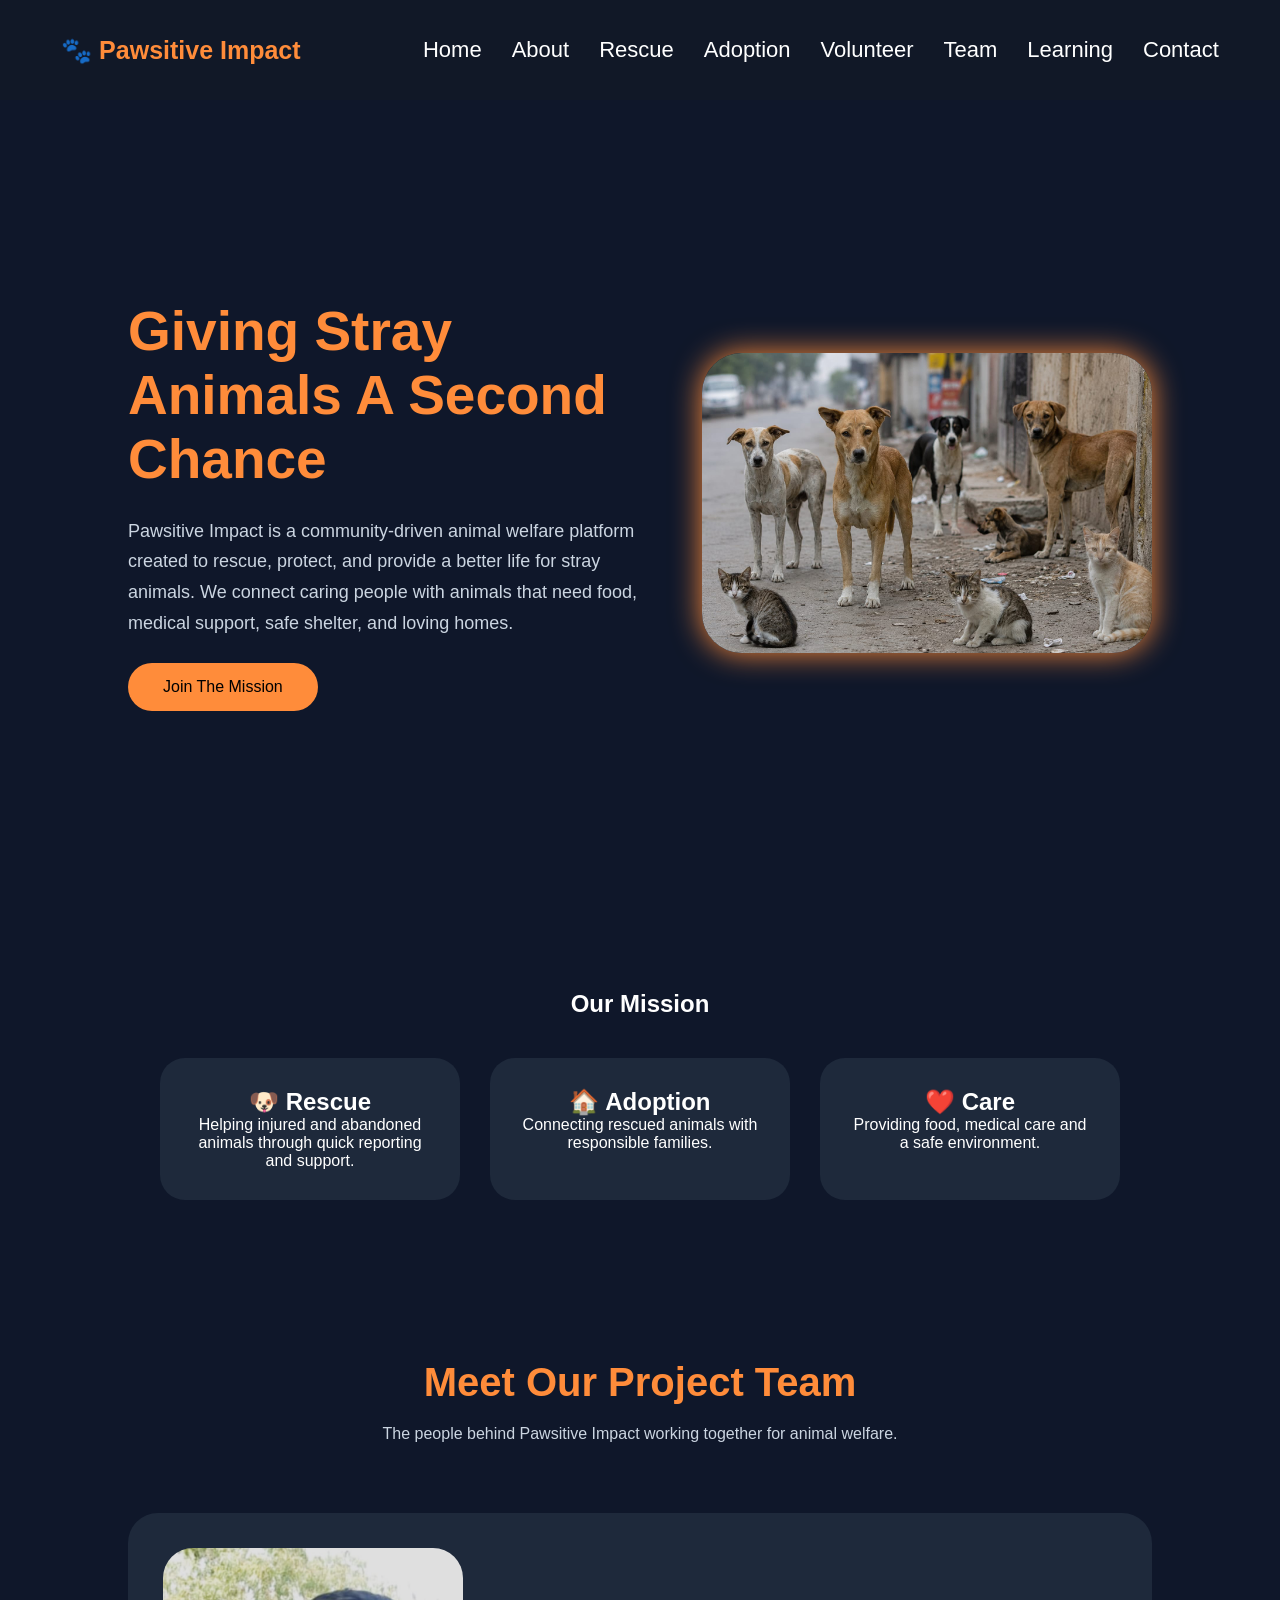
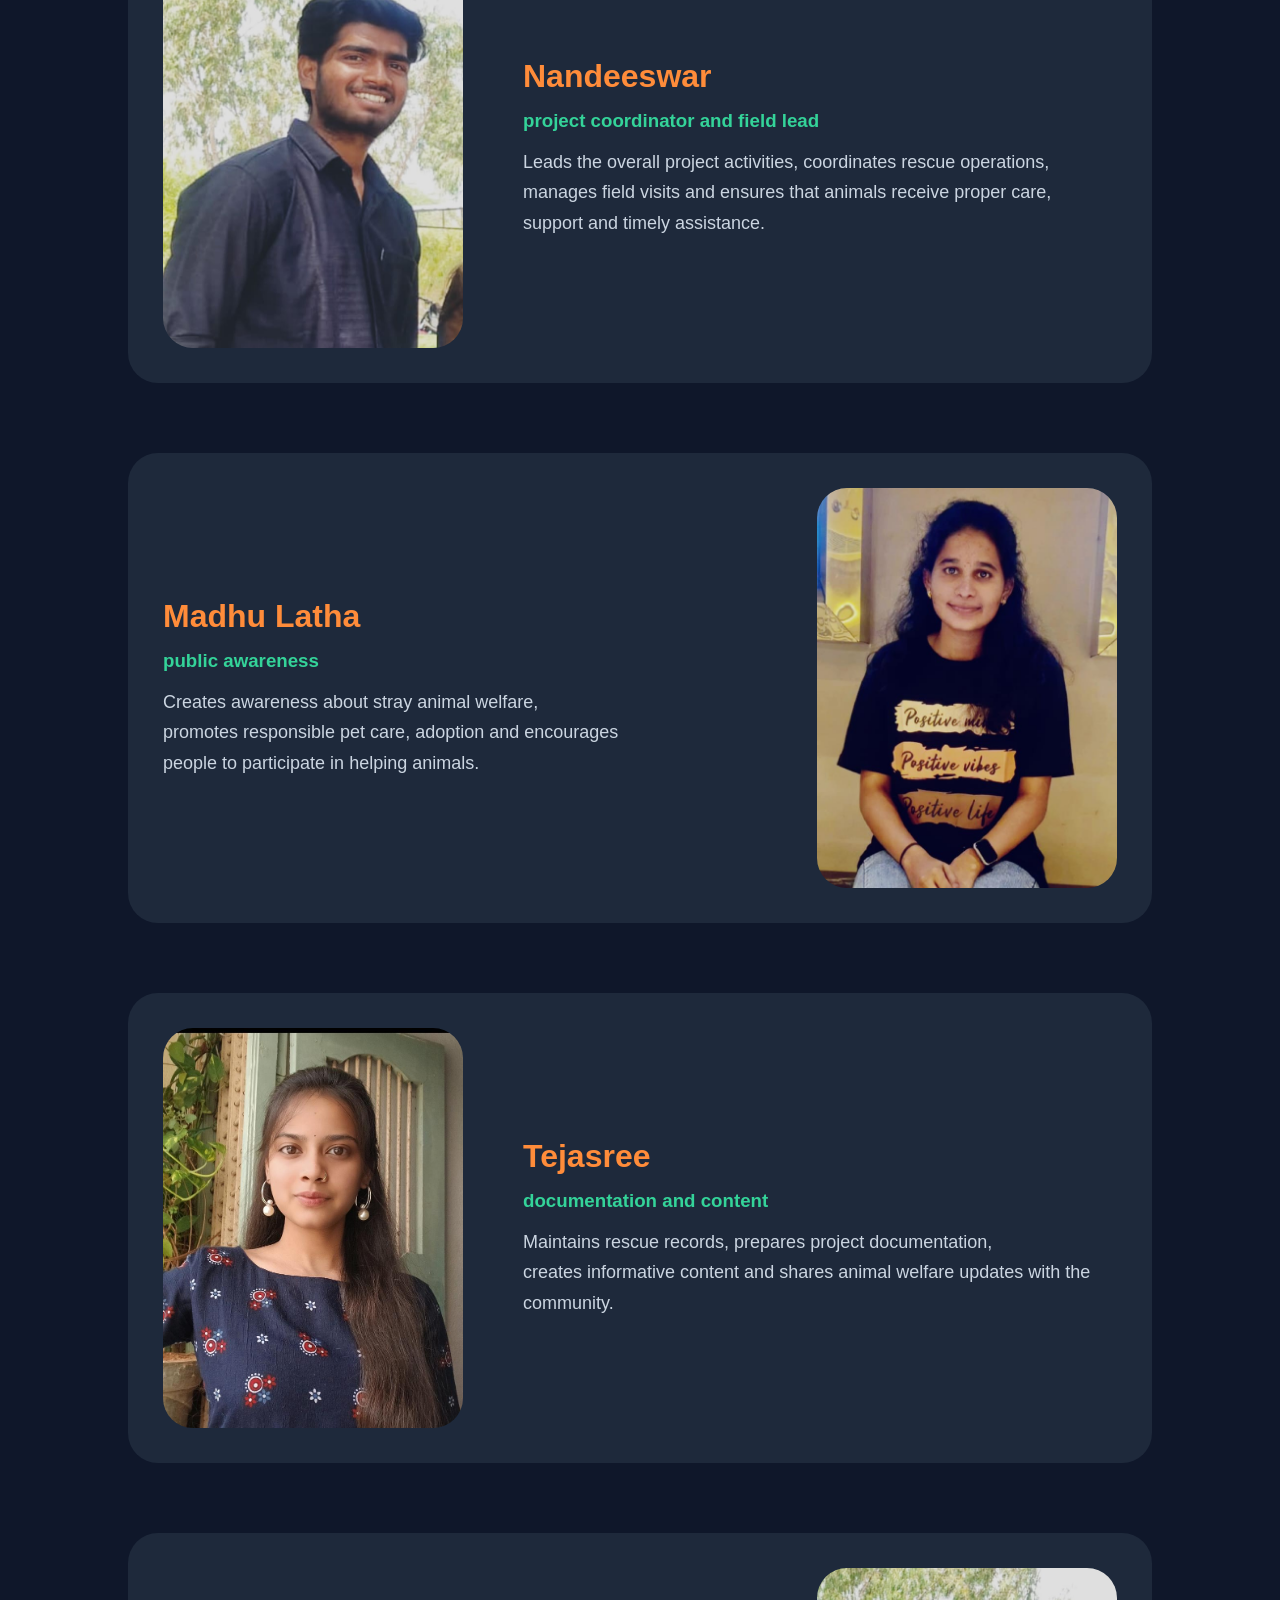
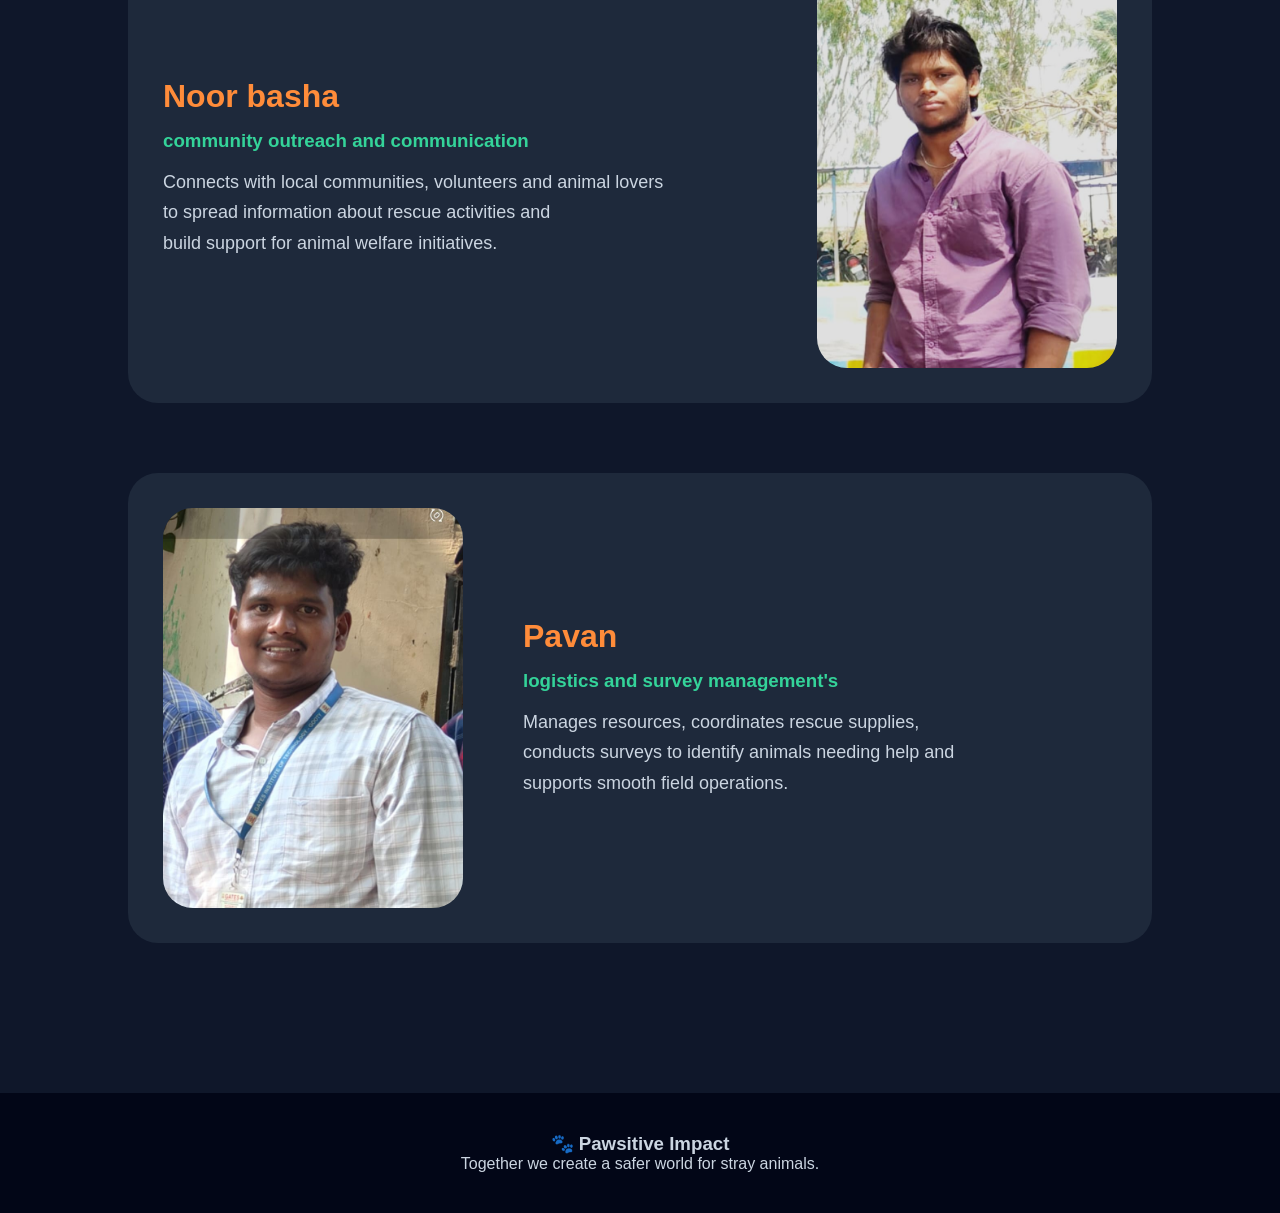
<file: index.html>
<!DOCTYPE html>
<html>

<head>

<title>Pawsitive Impact</title>

<link rel="stylesheet" href="style.css">

</head>


<body>


<nav>

<h2 class="logo">
🐾 Pawsitive Impact
</h2>


<ul>

<li><a href="index.html">Home</a></li>

<li><a href="about.html">About</a></li>

<li><a href="rescue.html">Rescue</a></li>

<li><a href="adoption.html">Adoption</a></li>

<li><a href="volunteer.html">Volunteer</a></li>

<li><a href="team.html">Team</a></li>

<li><a href="learning.html">Learning</a></li>

<li><a href="contact.html">Contact</a></li>


</ul>

</nav>



<!-- HERO -->


<section class="hero">


<div class="hero-text">


<h1>
Giving Stray Animals
A Second Chance
</h1>


<p>

Pawsitive Impact is a community-driven animal welfare platform
created to rescue, protect, and provide a better life for stray animals.

We connect caring people with animals that need food, medical support,
safe shelter, and loving homes.

</p>


<button onclick="location.href='volunteer.html'">Join The Mission</button>


</div>



<div class="hero-image">

<img src="assets/hero-animal.jpeg">

</div>


</section>







<!-- IMPACT -->


<section class="impact">


<h1>
Our Mission
</h1>


<div class="impact-cards">


<div>

<h2>🐶 Rescue</h2>

<p>
Helping injured and abandoned animals
through quick reporting and support.
</p>

</div>



<div>

<h2>🏠 Adoption</h2>

<p>
Connecting rescued animals with
responsible families.
</p>

</div>




<div>

<h2>❤️ Care</h2>

<p>
Providing food, medical care and
a safe environment.
</p>

</div>


</div>


</section>








<!-- TEAM -->


<section class="team">


<h1>
Meet Our Project Team
</h1>


<p class="subtitle">

The people behind Pawsitive Impact working together
for animal welfare.

</p>





<div class="member">



<img src="assets/member1.jpeg">



<div class="member-info">


<h2>
Nandeeswar
</h2>


<h3>
 project coordinator and field lead
</h3>


<p>

Leads the overall project activities, coordinates rescue operations,<br>
manages field visits and ensures that animals receive proper care,<br>
support and timely assistance.

</p>


</div>


</div>







<div class="member reverse">



<img src="assets/member2.jpeg">



<div class="member-info">


<h2>
Madhu Latha
</h2>


<h3>
 public awareness
</h3>


<p>

Creates awareness about stray animal welfare, <br>promotes responsible
pet care, adoption and encourages <br>people to participate in helping animals.

</p>


</div>


</div>








<div class="member">



<img src="assets/member3.jpeg">



<div class="member-info">


<h2>
Tejasree
</h2>


<h3>
 documentation and content
</h3>


<p>

Maintains rescue records, prepares project documentation,<br>
creates informative content and shares animal welfare updates
with the community.

</p>


</div>


</div>









<div class="member reverse">



<img src="assets/member4.jpeg">



<div class="member-info">


<h2>
Noor basha
</h2>


<h3>
community outreach and communication
</h3>


<p>

Connects with local communities, volunteers and animal lovers<br>
to spread information about rescue activities and<br> build support
for animal welfare initiatives.

</p>


</div>


</div>









<div class="member">



<img src="assets/member5.jpeg">



<div class="member-info">


<h2>
Pavan
</h2>


<h3>
logistics and survey management's
</h3>


<p>

Manages resources, coordinates rescue supplies, <br>conducts surveys
to identify animals needing help and <br>supports smooth field operations.
</p>


</div>


</div>





</section>







<footer>


<h3>
🐾 Pawsitive Impact
</h3>

<p>
Together we create a safer world for stray animals.
</p>


</footer>




</body>

</html>
</file>
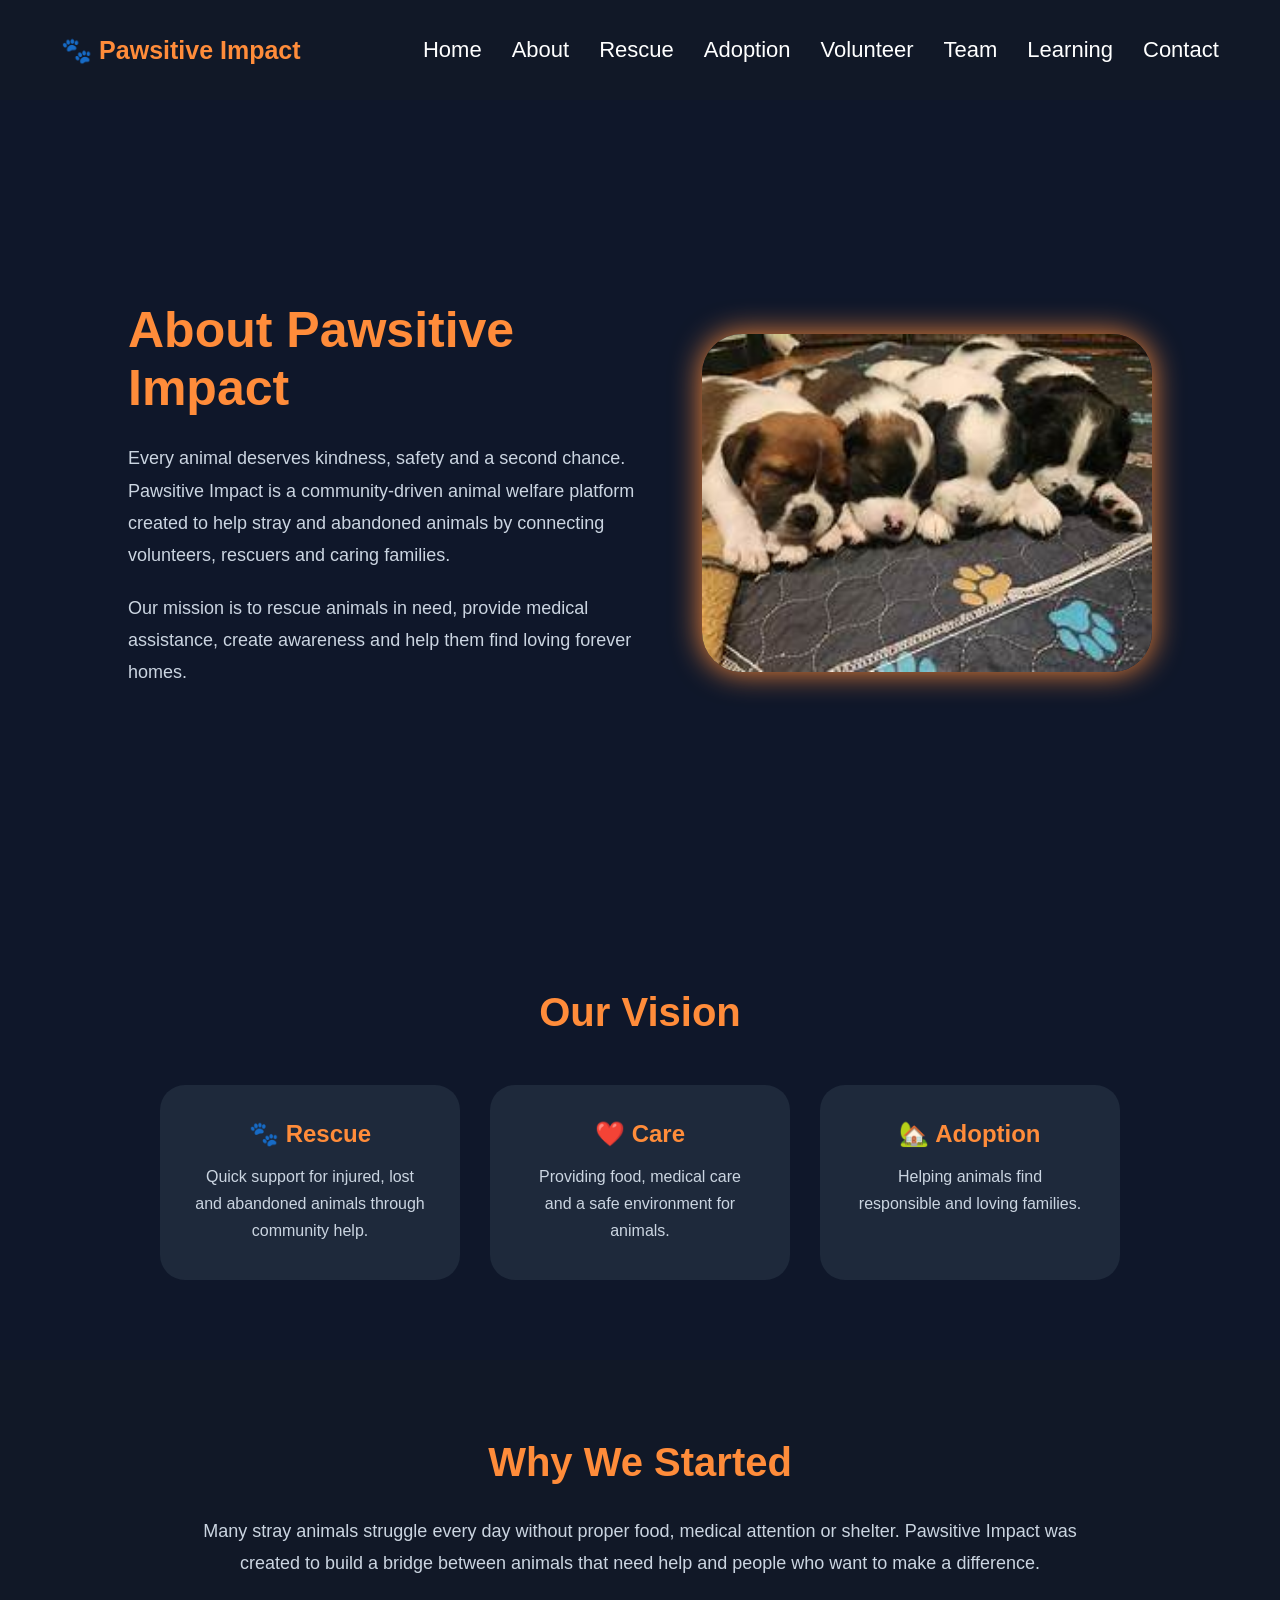
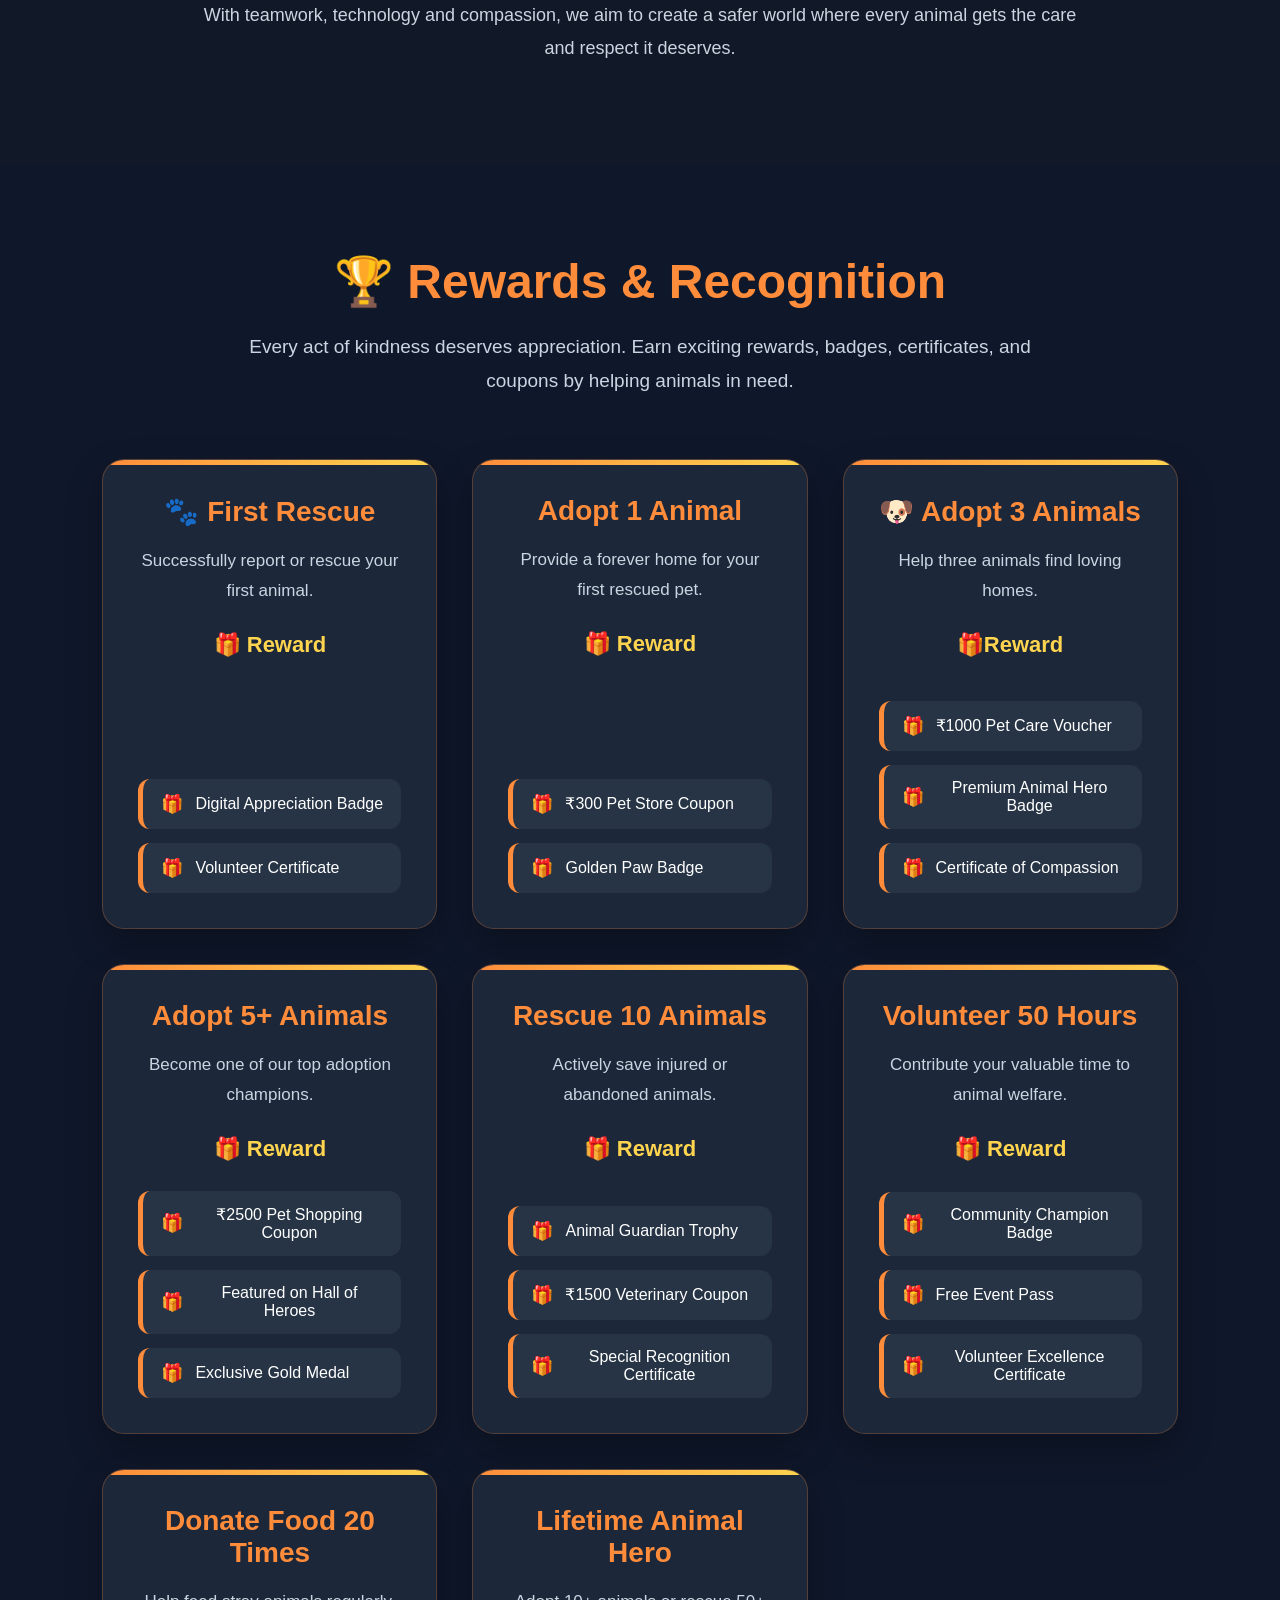
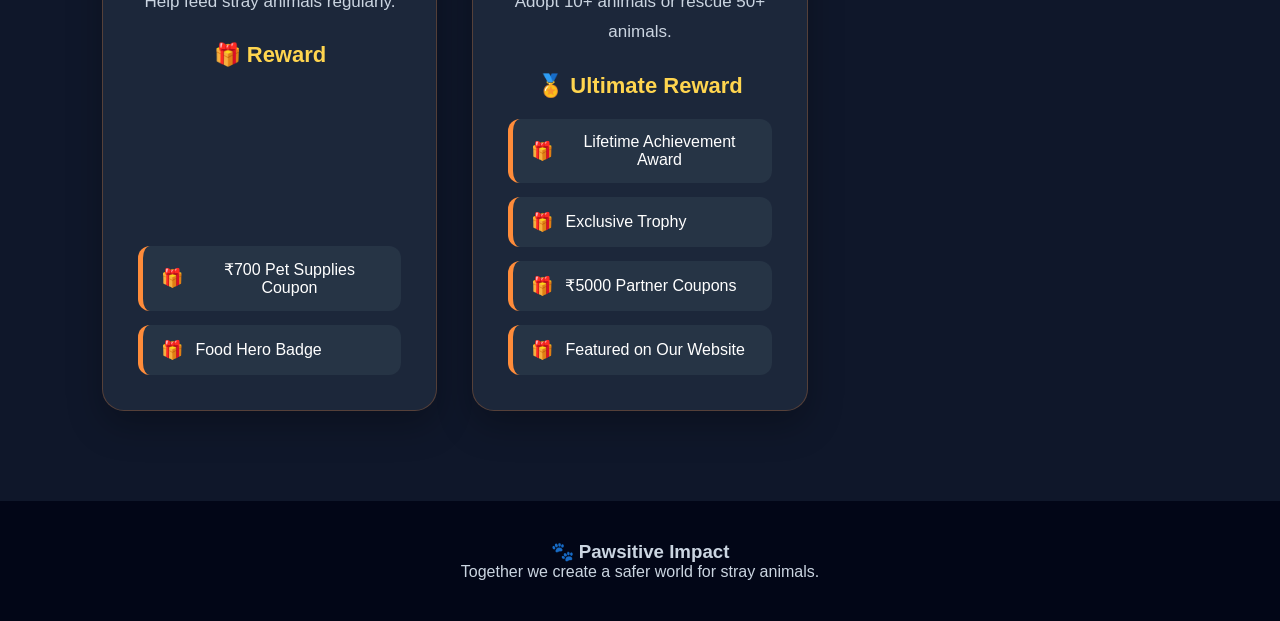
<file: about.html>
<!DOCTYPE html>
<html>

<head>

<title>About | Pawsitive Impact</title>

<link rel="stylesheet" href="style.css">

</head>


<body>


<!-- NAVBAR -->

<nav>


<h2 class="logo">
🐾 Pawsitive Impact
</h2>


<ul>

<li><a href="index.html">Home</a></li>

<li><a href="about.html">About</a></li>

<li><a href="rescue.html">Rescue</a></li>

<li><a href="adoption.html">Adoption</a></li>

<li><a href="volunteer.html">Volunteer</a></li>

<li><a href="team.html">Team</a></li>

<li><a href="learning.html">Learning</a></li>

<li><a href="contact.html">Contact</a></li>


</ul>

</nav>





<!-- ABOUT HERO -->


<section class="about-hero">


<div class="about-text">


<h1>
About Pawsitive Impact
</h1>


<p>

Every animal deserves kindness, safety and a second chance.

Pawsitive Impact is a community-driven animal welfare platform
created to help stray and abandoned animals by connecting
volunteers, rescuers and caring families.

</p>


<p>

Our mission is to rescue animals in need,
provide medical assistance,
create awareness and help them find loving forever homes.

</p>


</div>



<div class="about-image">


<img src="assets/about-animal.jpeg">


</div>


</section>









<!-- VISION SECTION -->


<section class="vision">


<h1>
Our Vision
</h1>



<div class="about-cards">



<div class="about-card">


<h2>
🐾 Rescue
</h2>


<p>

Quick support for injured,
lost and abandoned animals
through community help.

</p>


</div>





<div class="about-card">


<h2>
❤️ Care
</h2>


<p>

Providing food, medical care
and a safe environment for animals.

</p>


</div>





<div class="about-card">


<h2>
🏡 Adoption
</h2>


<p>

Helping animals find responsible
and loving families.

</p>


</div>



</div>


</section>









<!-- STORY SECTION -->


<section class="story">


<h1>
Why We Started
</h1>



<p>


Many stray animals struggle every day without proper food,
medical attention or shelter.

Pawsitive Impact was created to build a bridge between
animals that need help and people who want to make a difference.


</p>



<p>


With teamwork, technology and compassion,
we aim to create a safer world where every animal
gets the care and respect it deserves.

</p>



</section>


<!-- REWARDS SECTION -->

<section class="rewards">

    <h1>🏆 Rewards & Recognition</h1>

    <p class="reward-subtitle">
        Every act of kindness deserves appreciation. Earn exciting rewards,
        badges, certificates, and coupons by helping animals in need.
    </p>

    <div class="reward-cards">

        <div class="reward-card">

            <h2>🐾 First Rescue</h2>

            <p>Successfully report or rescue your first animal.</p>

            <h3>🎁 Reward</h3>

            <ul>
                <li>Digital Appreciation Badge</li>
                <li>Volunteer Certificate</li>
            </ul>

        </div>

        <div class="reward-card">

            <h2> Adopt 1 Animal</h2>

            <p>Provide a forever home for your first rescued pet.</p>

            <h3> 🎁 Reward</h3>

            <ul>
                <li>₹300 Pet Store Coupon</li>
                <li>Golden Paw Badge</li>
            </ul>

        </div>

        <div class="reward-card">

            <h2>🐶 Adopt 3 Animals</h2>

            <p>Help three animals find loving homes.</p>

            <h3> 🎁Reward</h3>

            <ul>
                <li>₹1000 Pet Care Voucher</li>
                <li>Premium Animal Hero Badge</li>
                <li>Certificate of Compassion</li>
            </ul>

        </div>

        <div class="reward-card">

            <h2> Adopt 5+ Animals</h2>

            <p>Become one of our top adoption champions.</p>

            <h3>🎁 Reward</h3>

            <ul>
                <li>₹2500 Pet Shopping Coupon</li>
                <li>Featured on Hall of Heroes</li>
                <li>Exclusive Gold Medal</li>
            </ul>

        </div>

        <div class="reward-card">

            <h2> Rescue 10 Animals</h2>

            <p>Actively save injured or abandoned animals.</p>

            <h3>🎁 Reward</h3>

            <ul>
                <li>Animal Guardian Trophy</li>
                <li>₹1500 Veterinary Coupon</li>
                <li>Special Recognition Certificate</li>
            </ul>

        </div>

        <div class="reward-card">

            <h2> Volunteer 50 Hours</h2>

            <p>Contribute your valuable time to animal welfare.</p>

            <h3>🎁 Reward</h3>

            <ul>
                <li>Community Champion Badge</li>
                <li>Free Event Pass</li>
                <li>Volunteer Excellence Certificate</li>
            </ul>

        </div>

        <div class="reward-card">

            <h2> Donate Food 20 Times</h2>

            <p>Help feed stray animals regularly.</p>

            <h3>🎁 Reward</h3>

            <ul>
                <li>₹700 Pet Supplies Coupon</li>
                <li>Food Hero Badge</li>
            </ul>

        </div>

        <div class="reward-card">

            <h2> Lifetime Animal Hero</h2>

            <p>Adopt 10+ animals or rescue 50+ animals.</p>

            <h3>🏅 Ultimate Reward</h3>

            <ul>
                <li>Lifetime Achievement Award</li>
                <li>Exclusive Trophy</li>
                <li>₹5000 Partner Coupons</li>
                <li>Featured on Our Website</li>
            </ul>

        </div>

    </div>

</section>







<!-- FOOTER -->


<footer>


<h3>
🐾 Pawsitive Impact
</h3>


<p>

Together we create a safer world for stray animals.

</p>


</footer>



</body>


</html>
</file>
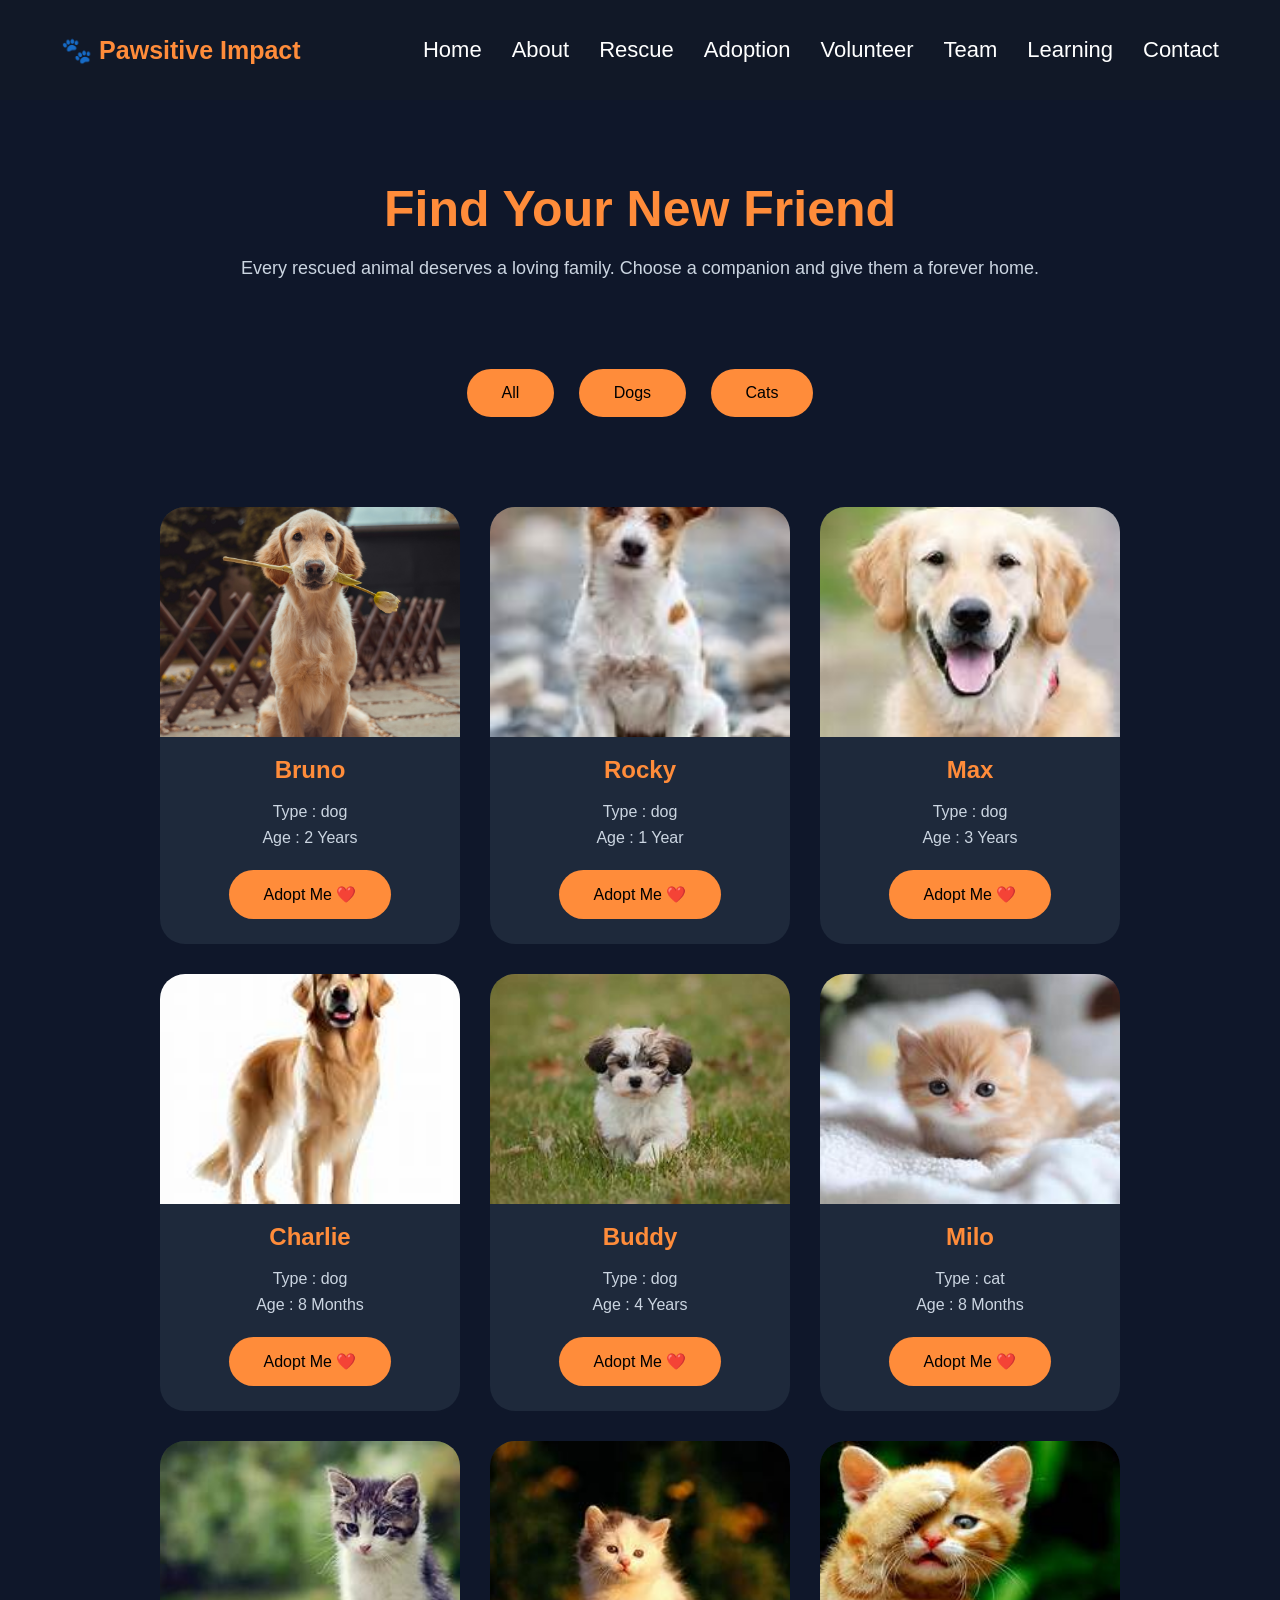
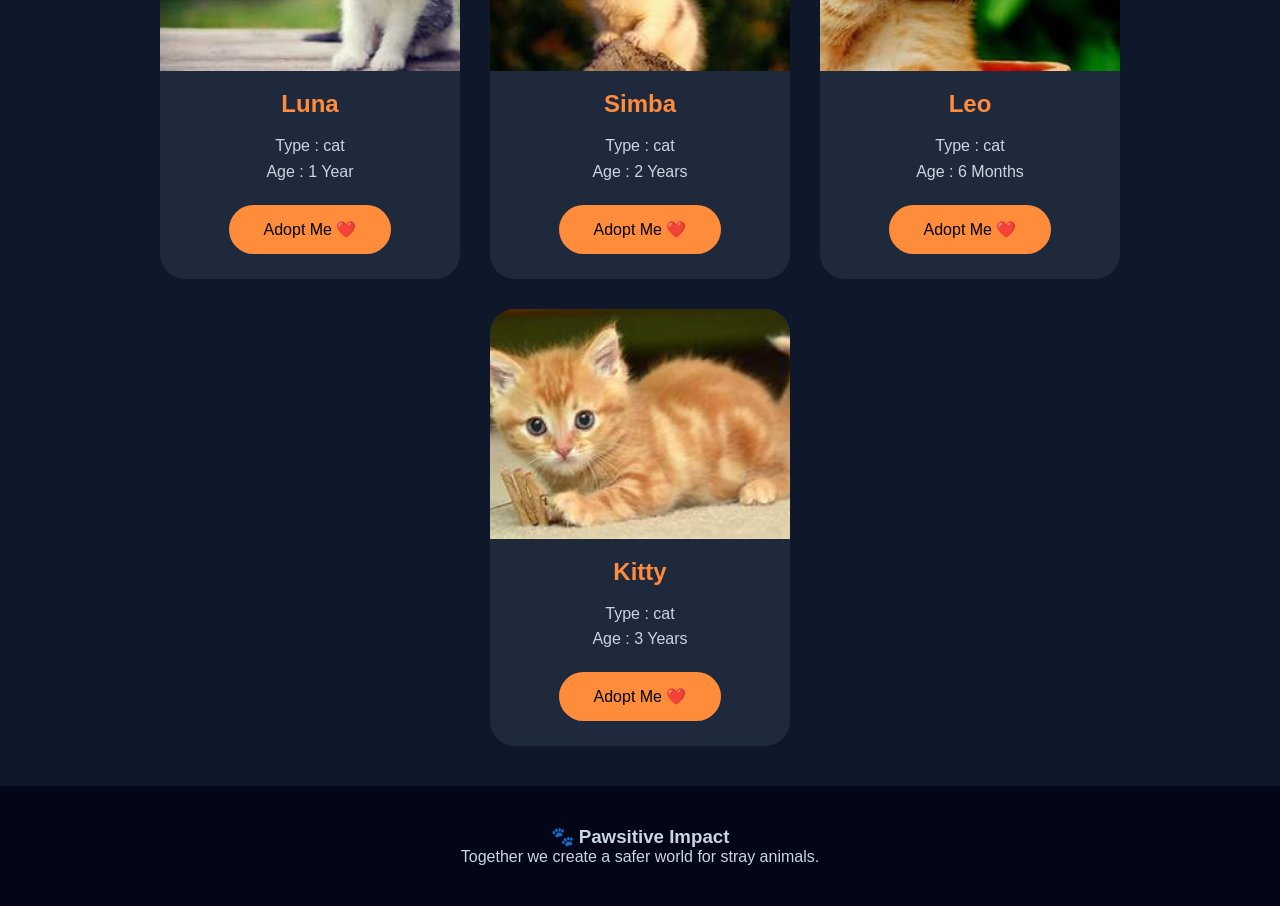
<file: adoption.html>
<!DOCTYPE html>

<html>

<head>

<title>Adoption | Pawsitive Impact</title>

<link rel="stylesheet" href="style.css">

</head>


<body>



<nav>


<h2 class="logo">
🐾 Pawsitive Impact
</h2>


<ul>

<li><a href="index.html">Home</a></li>

<li><a href="about.html">About</a></li>

<li><a href="rescue.html">Rescue</a></li>

<li><a href="adoption.html">Adoption</a></li>

<li><a href="volunteer.html">Volunteer</a></li>

<li><a href="team.html">Team</a></li>

<li><a href="learning.html">Learning</a></li>

<li><a href="contact.html">Contact</a></li>


</ul>

</nav>







<section class="adoption-header">


<h1>

Find Your New Friend

</h1>


<p>

Every rescued animal deserves a loving family.
Choose a companion and give them a forever home.

</p>


</section>









<!-- FILTER -->


<div class="filter">


<button onclick="showAnimals('all')">
All
</button>


<button onclick="showAnimals('dog')">
Dogs
</button>


<button onclick="showAnimals('cat')">
Cats
</button>


</div>










<section class="animals" id="animalContainer">







</section>










<footer>


<h3>
🐾 Pawsitive Impact
</h3>


<p>
Together we create a safer world for stray animals.
</p>


</footer>




<script src="app.js"></script>


</body>

</html>
</file>
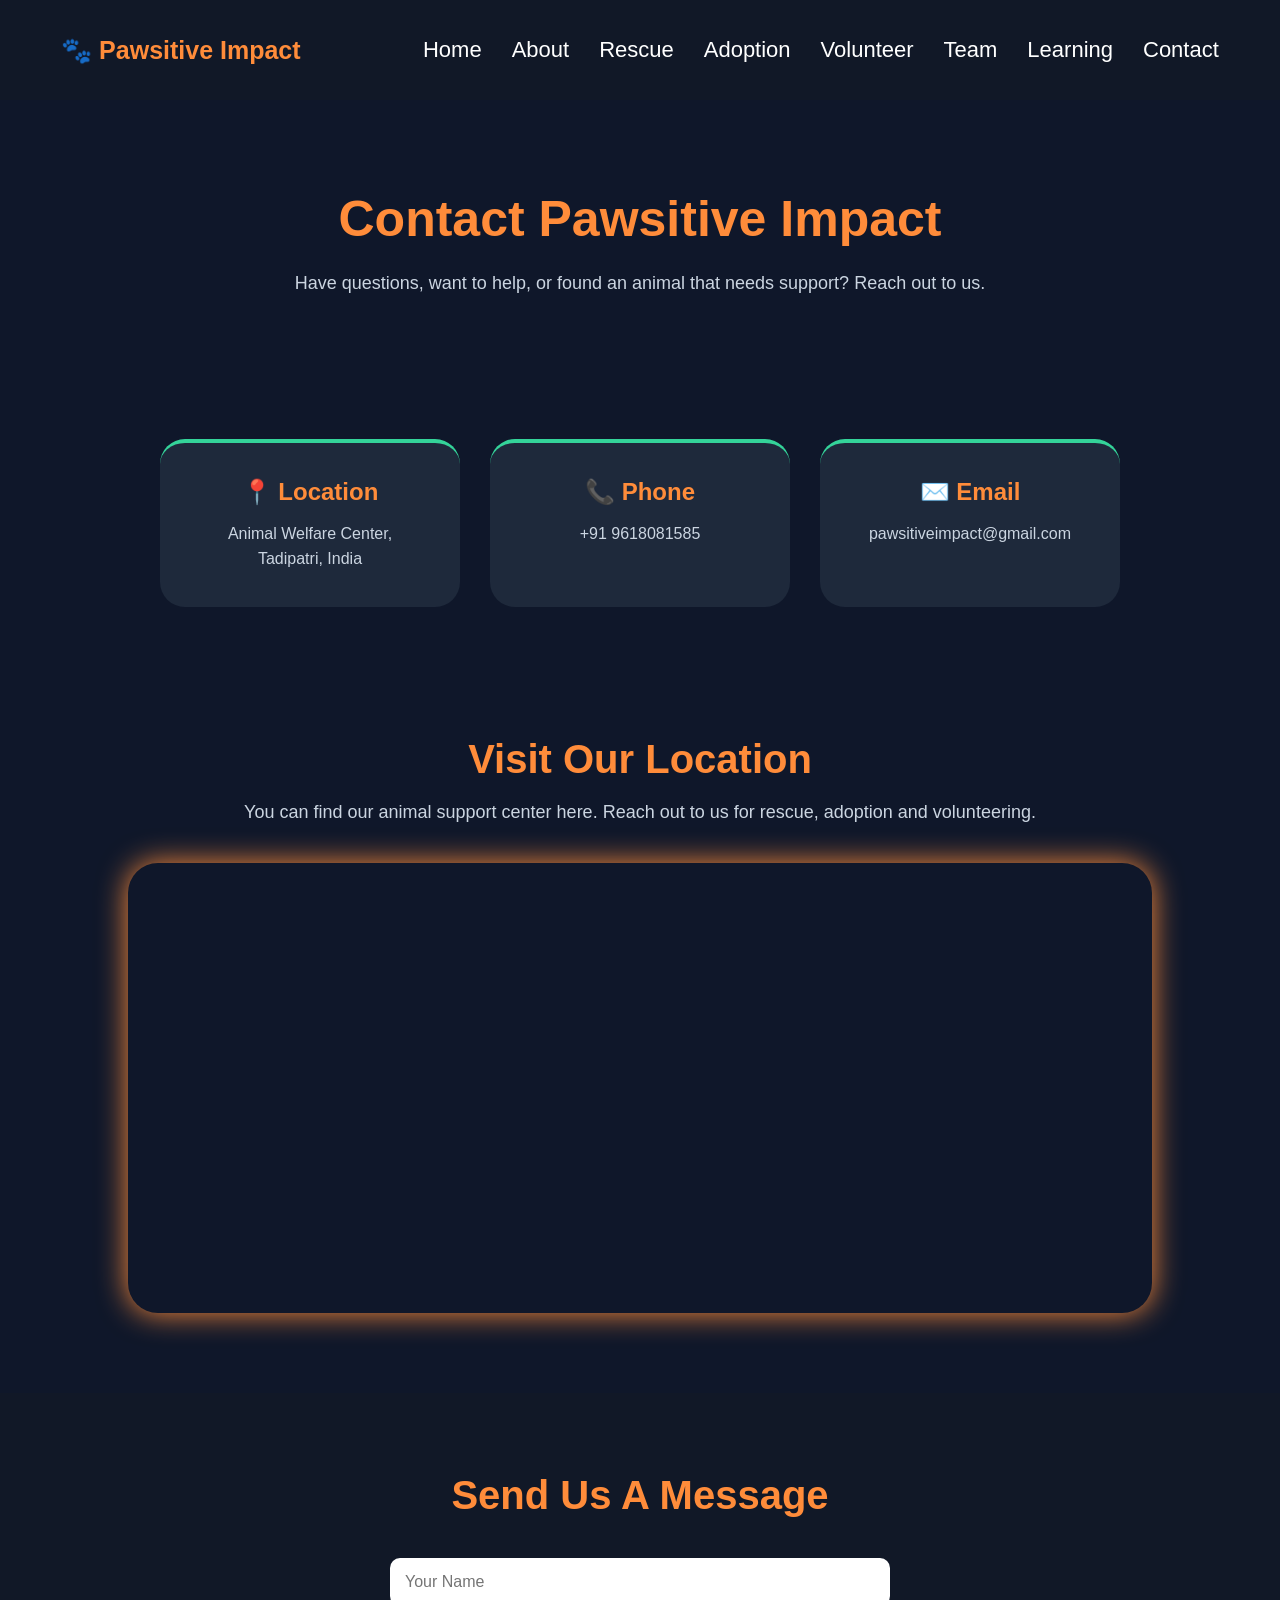
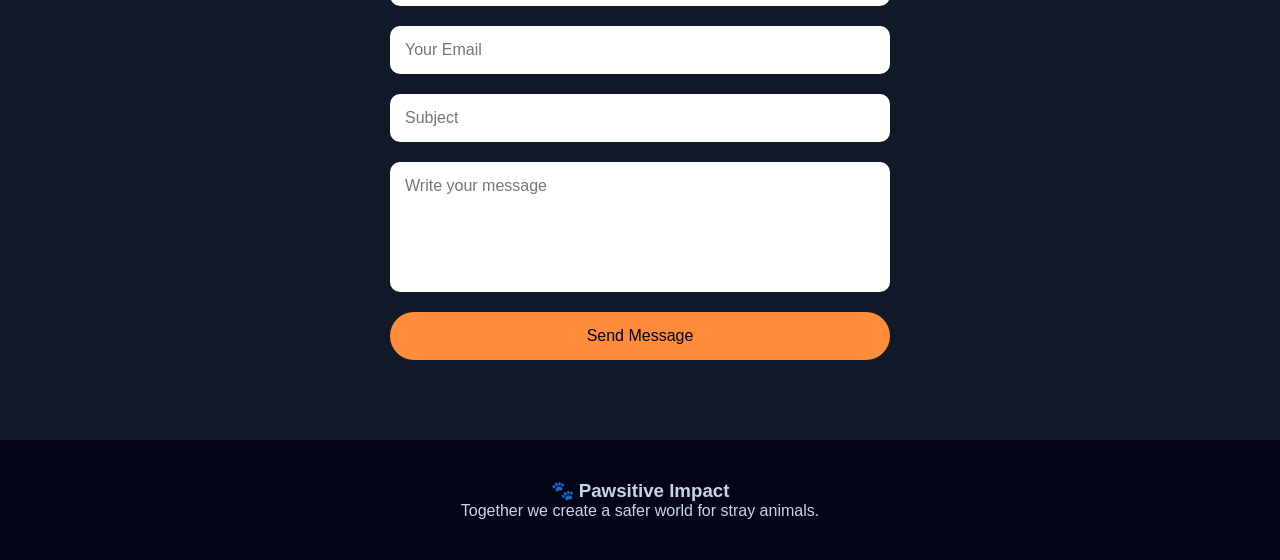
<file: contact.html>
<!DOCTYPE html>

<html>

<head>

<title>Contact | Pawsitive Impact</title>

<link rel="stylesheet" href="style.css">

</head>


<body>



<!-- NAVBAR -->

<nav>


<h2 class="logo">
🐾 Pawsitive Impact
</h2>



<ul>

<li><a href="index.html">Home</a></li>

<li><a href="about.html">About</a></li>

<li><a href="rescue.html">Rescue</a></li>

<li><a href="adoption.html">Adoption</a></li>

<li><a href="volunteer.html">Volunteer</a></li>

<li><a href="team.html">Team</a></li>

<li><a href="learning.html">Learning</a></li>

<li><a href="contact.html">Contact</a></li>


</ul>

</nav>










<!-- CONTACT HERO -->


<section class="contact-hero">


<h1>
Contact Pawsitive Impact
</h1>


<p>

Have questions, want to help, or found an animal
that needs support? Reach out to us.

</p>



</section>









<!-- CONTACT DETAILS -->


<section class="contact-cards">



<div class="contact-card">


<h2>
📍 Location
</h2>


<p>

Animal Welfare Center,
Tadipatri, India

</p>


</div>





<div class="contact-card">


<h2>
📞 Phone
</h2>


<p>

+91 9618081585

</p>


</div>







<div class="contact-card">


<h2>
✉️ Email
</h2>


<p>

pawsitiveimpact@gmail.com

</p>


</div>





</section>



<!-- LOCATION SECTION -->


<section class="location-section">


<h1>
Visit Our Location
</h1>



<p>

You can find our animal support center here.
Reach out to us for rescue, adoption and volunteering.

</p>





<div class="map-container">


<iframe

src="https://www.google.com/maps?q=tadipatri,India&output=embed"

loading="lazy">

</iframe>



</div>



</section>








<!-- CONTACT FORM -->


<section class="message-section">


<h1>
Send Us A Message
</h1>




<form id="contactForm">



<input 
type="text"
id="cname"
placeholder="Your Name"
required
>




<input

type="email"

id="cemail"

placeholder="Your Email"

required

>




<input

type="text"

id="subject"

placeholder="Subject"

required

>




<textarea

id="message"

placeholder="Write your message"

></textarea>





<button>

Send Message

</button>



</form>





</section>









<footer>


<h3>
🐾 Pawsitive Impact
</h3>


<p>

Together we create a safer world for stray animals.

</p>


</footer>










</body>

</html>
</file>
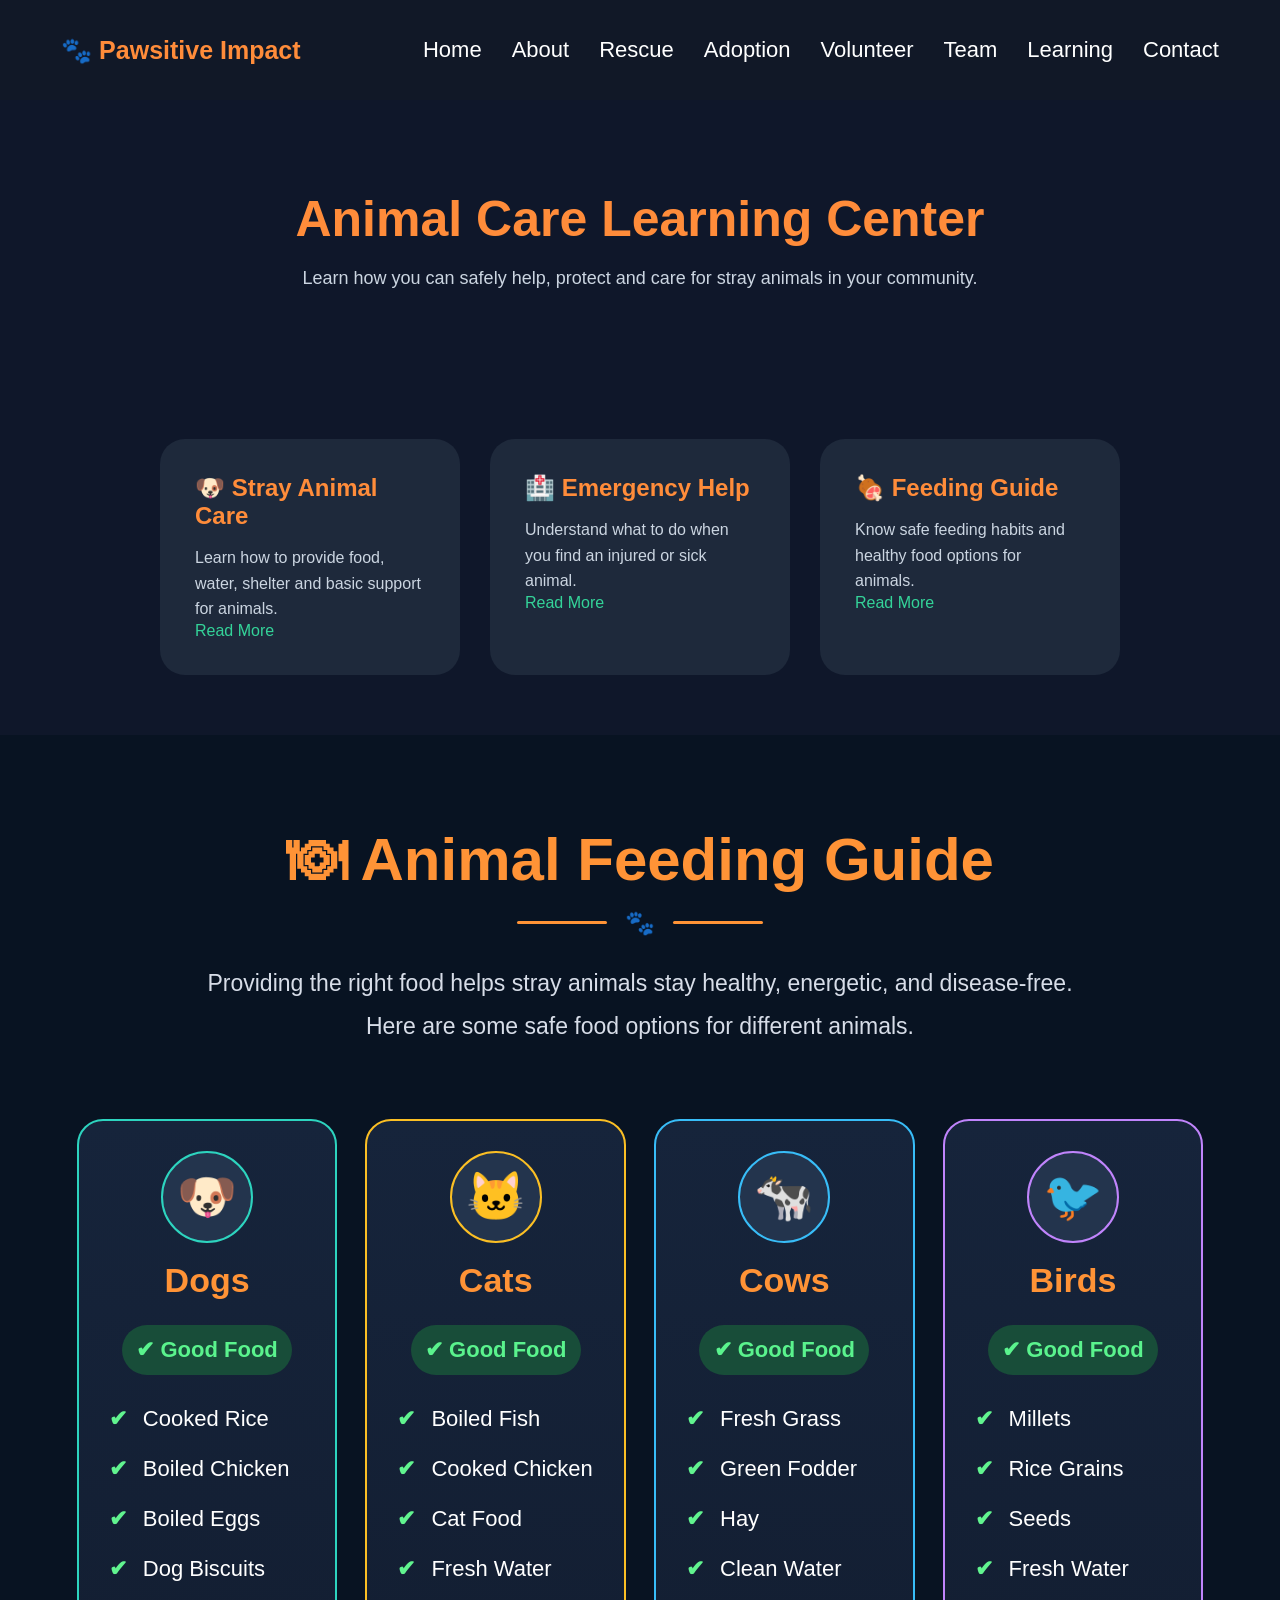
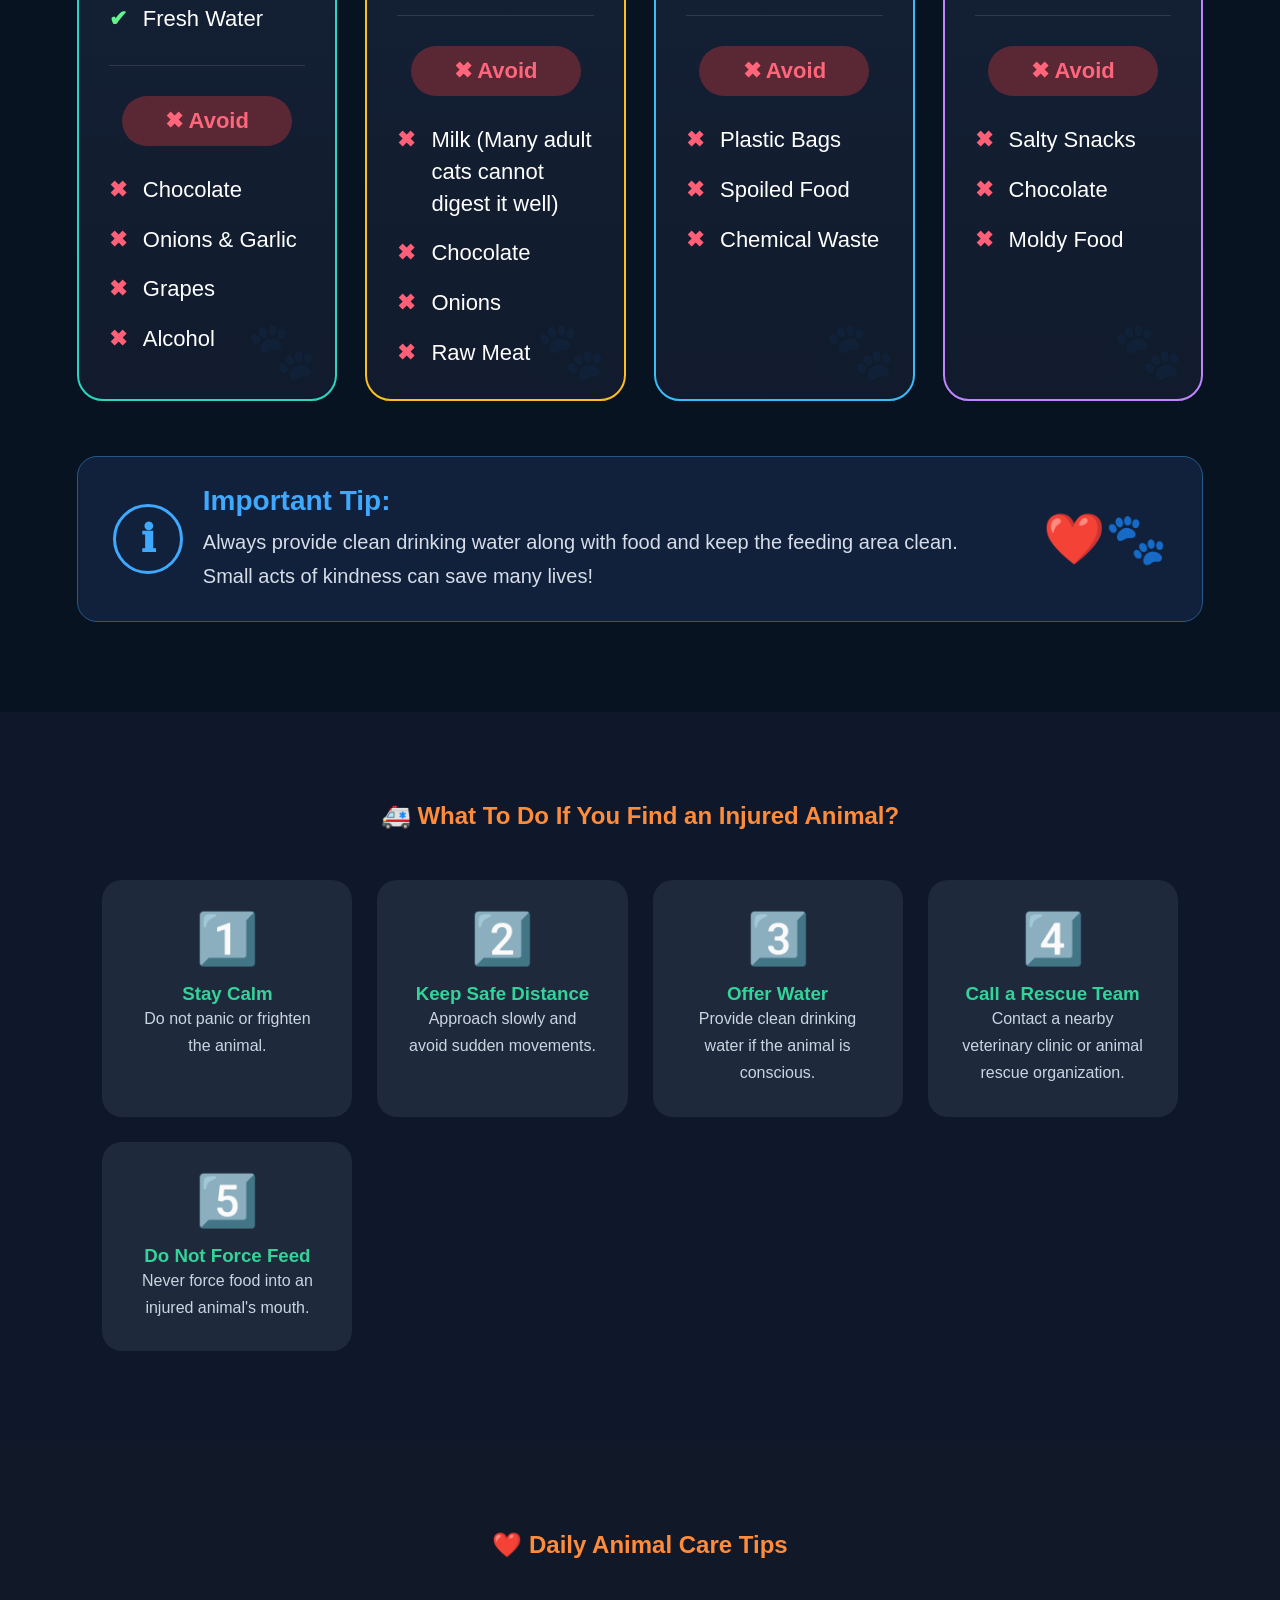
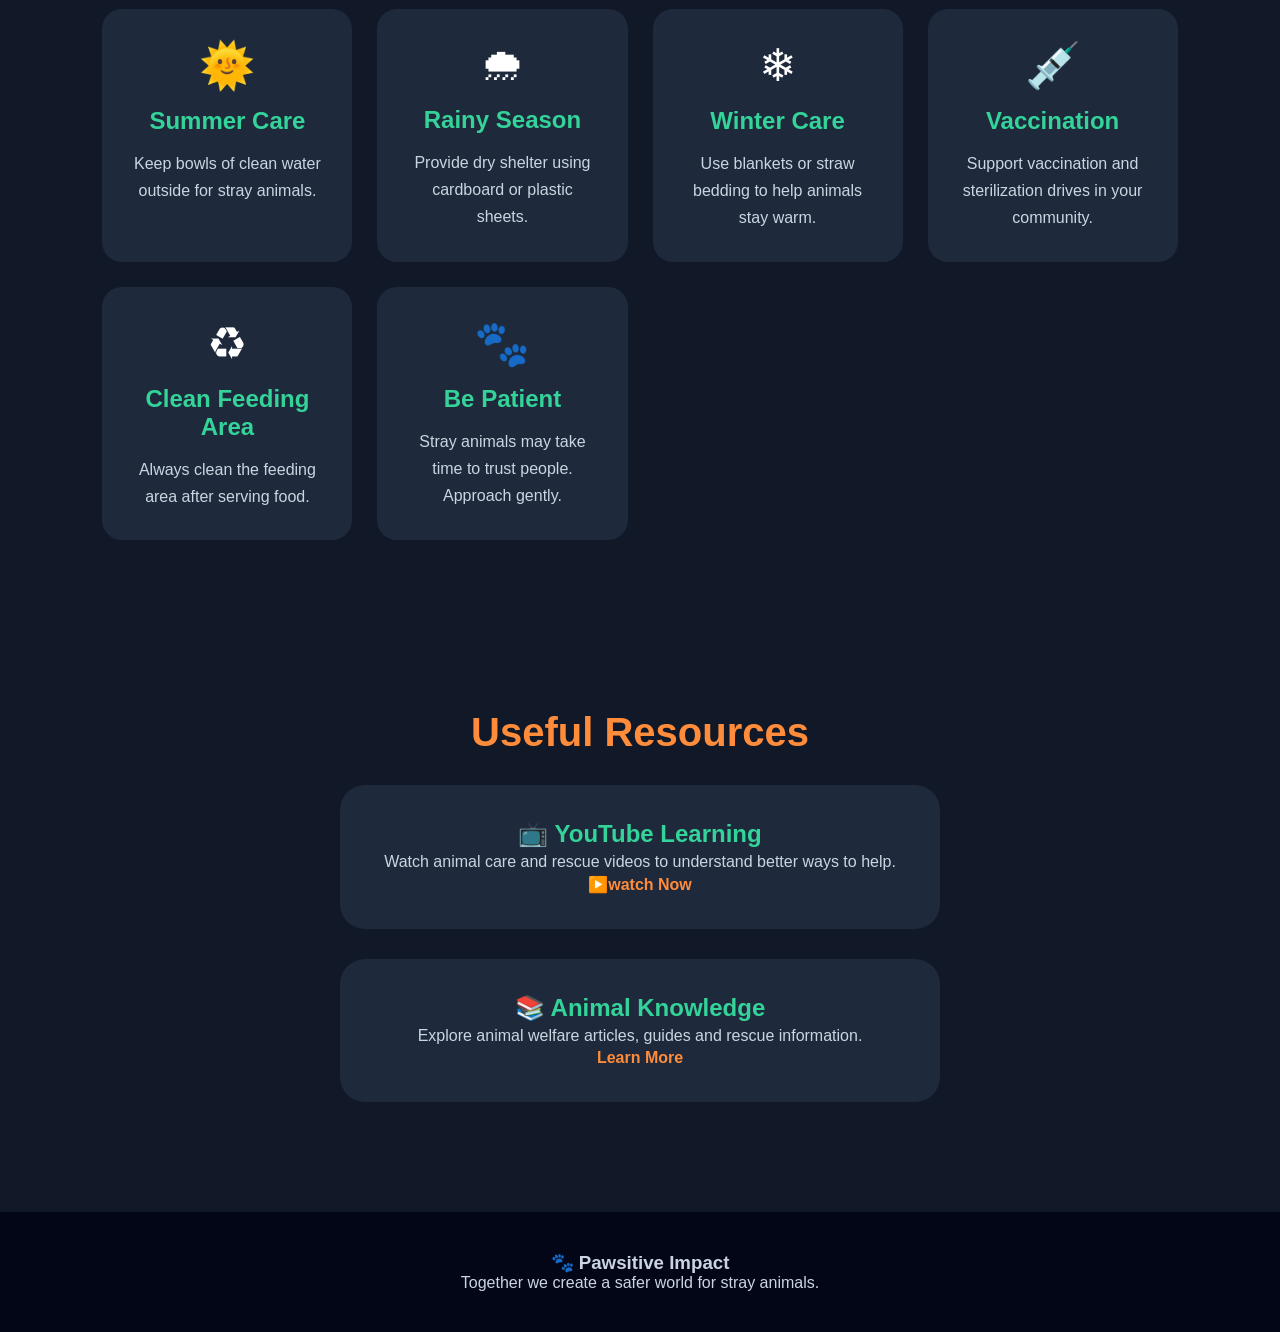
<file: learning.html>
<!DOCTYPE html>

<html>

<head>

<title>Learning Center | Pawsitive Impact</title>

<link rel="stylesheet" href="style.css">

</head>


<body>


<nav>

<h2 class="logo">
🐾 Pawsitive Impact
</h2>


<ul>

<li><a href="index.html">Home</a></li>

<li><a href="about.html">About</a></li>

<li><a href="rescue.html">Rescue</a></li>

<li><a href="adoption.html">Adoption</a></li>

<li><a href="volunteer.html">Volunteer</a></li>

<li><a href="team.html">Team</a></li>

<li><a href="learning.html">Learning</a></li>

<li><a href="contact.html">Contact</a></li>


</ul>

</nav>







<section class="learning-hero">


<h1>

Animal Care Learning Center

</h1>


<p>

Learn how you can safely help, protect and care
for stray animals in your community.

</p>


</section>









<section class="learning-cards">





<div class="learn-card">


<h2>
🐶 Stray Animal Care
</h2>


<p>

Learn how to provide food, water,
shelter and basic support for animals.

</p>


<a href="#">
Read More
</a>


</div>








<div class="learn-card">


<h2>
🏥 Emergency Help
</h2>


<p>

Understand what to do when you find
an injured or sick animal.

</p>


<a href="#">
Read More
</a>


</div>







<div class="learn-card">


<h2>
🍖 Feeding Guide
</h2>


<p>

Know safe feeding habits and
healthy food options for animals.

</p>


<a href="#">
Read More
</a>


</div>

</section>



<!-- =========================================
        ANIMAL FEEDING GUIDE
========================================== -->

<section class="feeding-guide">

    <div class="feed-heading">

        <h1>🍽 Animal Feeding Guide</h1>

        <div class="heading-line">
            <span></span>
            🐾
            <span></span>
        </div>

        <p>
            Providing the right food helps stray animals stay healthy,
            energetic, and disease-free.
            <br>
            Here are some safe food options for different animals.
        </p>

    </div>


    <div class="feeding-grid">


        <!-- DOG -->

        <div class="feed-card dog">

            <div class="animal-circle">
                🐶
            </div>

            <h2>Dogs</h2>

            <div class="food-tag good-tag">
                ✔ Good Food
            </div>

            <div class="food-list">

                <div class="food good">Cooked Rice</div>

                <div class="food good">Boiled Chicken</div>

                <div class="food good">Boiled Eggs</div>

                <div class="food good">Dog Biscuits</div>

                <div class="food good">Fresh Water</div>

            </div>

            <div class="divider"></div>

            <div class="food-tag bad-tag">
                ✖ Avoid
            </div>

            <div class="food-list">

                <div class="food bad">Chocolate</div>

                <div class="food bad">Onions & Garlic</div>

                <div class="food bad">Grapes</div>

                <div class="food bad">Alcohol</div>

            </div>

            <div class="paw-bg">
                🐾
            </div>

        </div>



        <!-- CAT -->

        <div class="feed-card cat">

            <div class="animal-circle">
                🐱
            </div>

            <h2>Cats</h2>

            <div class="food-tag good-tag">
                ✔ Good Food
            </div>

            <div class="food-list">

                <div class="food good">Boiled Fish</div>

                <div class="food good">Cooked Chicken</div>

                <div class="food good">Cat Food</div>

                <div class="food good">Fresh Water</div>

            </div>

            <div class="divider"></div>

            <div class="food-tag bad-tag">
                ✖ Avoid
            </div>

            <div class="food-list">

                <div class="food bad">
                    Milk (Many adult cats cannot digest it well)
                </div>

                <div class="food bad">Chocolate</div>

                <div class="food bad">Onions</div>

                <div class="food bad">Raw Meat</div>

            </div>

            <div class="paw-bg">
                🐾
            </div>

        </div>



        <!-- COW -->

        <div class="feed-card cow">

            <div class="animal-circle">
                🐄
            </div>

            <h2>Cows</h2>

            <div class="food-tag good-tag">
                ✔ Good Food
            </div>

            <div class="food-list">

                <div class="food good">Fresh Grass</div>

                <div class="food good">Green Fodder</div>

                <div class="food good">Hay</div>

                <div class="food good">Clean Water</div>

            </div>

            <div class="divider"></div>

            <div class="food-tag bad-tag">
                ✖ Avoid
            </div>

            <div class="food-list">

                <div class="food bad">Plastic Bags</div>

                <div class="food bad">Spoiled Food</div>

                <div class="food bad">Chemical Waste</div>

            </div>

            <div class="paw-bg">
                🐾
            </div>

        </div>



        <!-- BIRD -->

        <div class="feed-card bird">

            <div class="animal-circle">
                🐦
            </div>

            <h2>Birds</h2>

            <div class="food-tag good-tag">
                ✔ Good Food
            </div>

            <div class="food-list">

                <div class="food good">Millets</div>

                <div class="food good">Rice Grains</div>

                <div class="food good">Seeds</div>

                <div class="food good">Fresh Water</div>

            </div>

            <div class="divider"></div>

            <div class="food-tag bad-tag">
                ✖ Avoid
            </div>

            <div class="food-list">

                <div class="food bad">Salty Snacks</div>

                <div class="food bad">Chocolate</div>

                <div class="food bad">Moldy Food</div>

            </div>

            <div class="paw-bg">
                🐾
            </div>

        </div>


    </div>



    <!-- INFORMATION BOX -->

    <div class="feeding-info">

        <div class="info-left">

            <div class="info-icon">
                ℹ
            </div>

            <div>

                <h3>Important Tip:</h3>

                <p>

                    Always provide clean drinking water along with food and
                    keep the feeding area clean.

                    <br>

                    Small acts of kindness can save many lives!

                </p>

            </div>

        </div>

        <div class="info-paw">
            ❤️🐾
        </div>

    </div>

</section>


<section class="emergency-steps">

<h1>🚑 What To Do If You Find an Injured Animal?</h1>

<div class="steps">

<div class="step">
<span>1️⃣</span>
<h3>Stay Calm</h3>
<p>Do not panic or frighten the animal.</p>
</div>

<div class="step">
<span>2️⃣</span>
<h3>Keep Safe Distance</h3>
<p>Approach slowly and avoid sudden movements.</p>
</div>

<div class="step">
<span>3️⃣</span>
<h3>Offer Water</h3>
<p>Provide clean drinking water if the animal is conscious.</p>
</div>

<div class="step">
<span>4️⃣</span>
<h3>Call a Rescue Team</h3>
<p>Contact a nearby veterinary clinic or animal rescue organization.</p>
</div>

<div class="step">
<span>5️⃣</span>
<h3>Do Not Force Feed</h3>
<p>Never force food into an injured animal's mouth.</p>
</div>

</div>

</section>



<section class="care-tips">

<h1>❤️ Daily Animal Care Tips</h1>

<div class="tips-grid">

<div class="tip">
🌞
<h3>Summer Care</h3>
<p>Keep bowls of clean water outside for stray animals.</p>
</div>

<div class="tip">
🌧
<h3>Rainy Season</h3>
<p>Provide dry shelter using cardboard or plastic sheets.</p>
</div>

<div class="tip">
❄
<h3>Winter Care</h3>
<p>Use blankets or straw bedding to help animals stay warm.</p>
</div>

<div class="tip">
💉
<h3>Vaccination</h3>
<p>Support vaccination and sterilization drives in your community.</p>
</div>

<div class="tip">
♻
<h3>Clean Feeding Area</h3>
<p>Always clean the feeding area after serving food.</p>
</div>

<div class="tip">
🐾
<h3>Be Patient</h3>
<p>Stray animals may take time to trust people. Approach gently.</p>
</div>

</div>

</section>








<section class="resources">


<h1>

Useful Resources

</h1>




<div class="resource-box">



<h2>
📺 YouTube Learning
</h2>


<p>

Watch animal care and rescue videos
to understand better ways to help.

</p>


<a href="https://www.youtube.com/watch?v=P52cia7eH3A">

▶️watch Now

</a>


</div>






<div class="resource-box">



<h2>
📚 Animal Knowledge
</h2>


<p>

Explore animal welfare articles,
guides and rescue information.

</p>


<a href="https://www.aspca.org">

Learn More

</a>


</div>






</section>









<footer>


<h3>
🐾 Pawsitive Impact
</h3>


<p>

Together we create a safer world for stray animals.

</p>


</footer>



</body>


</html>
</file>
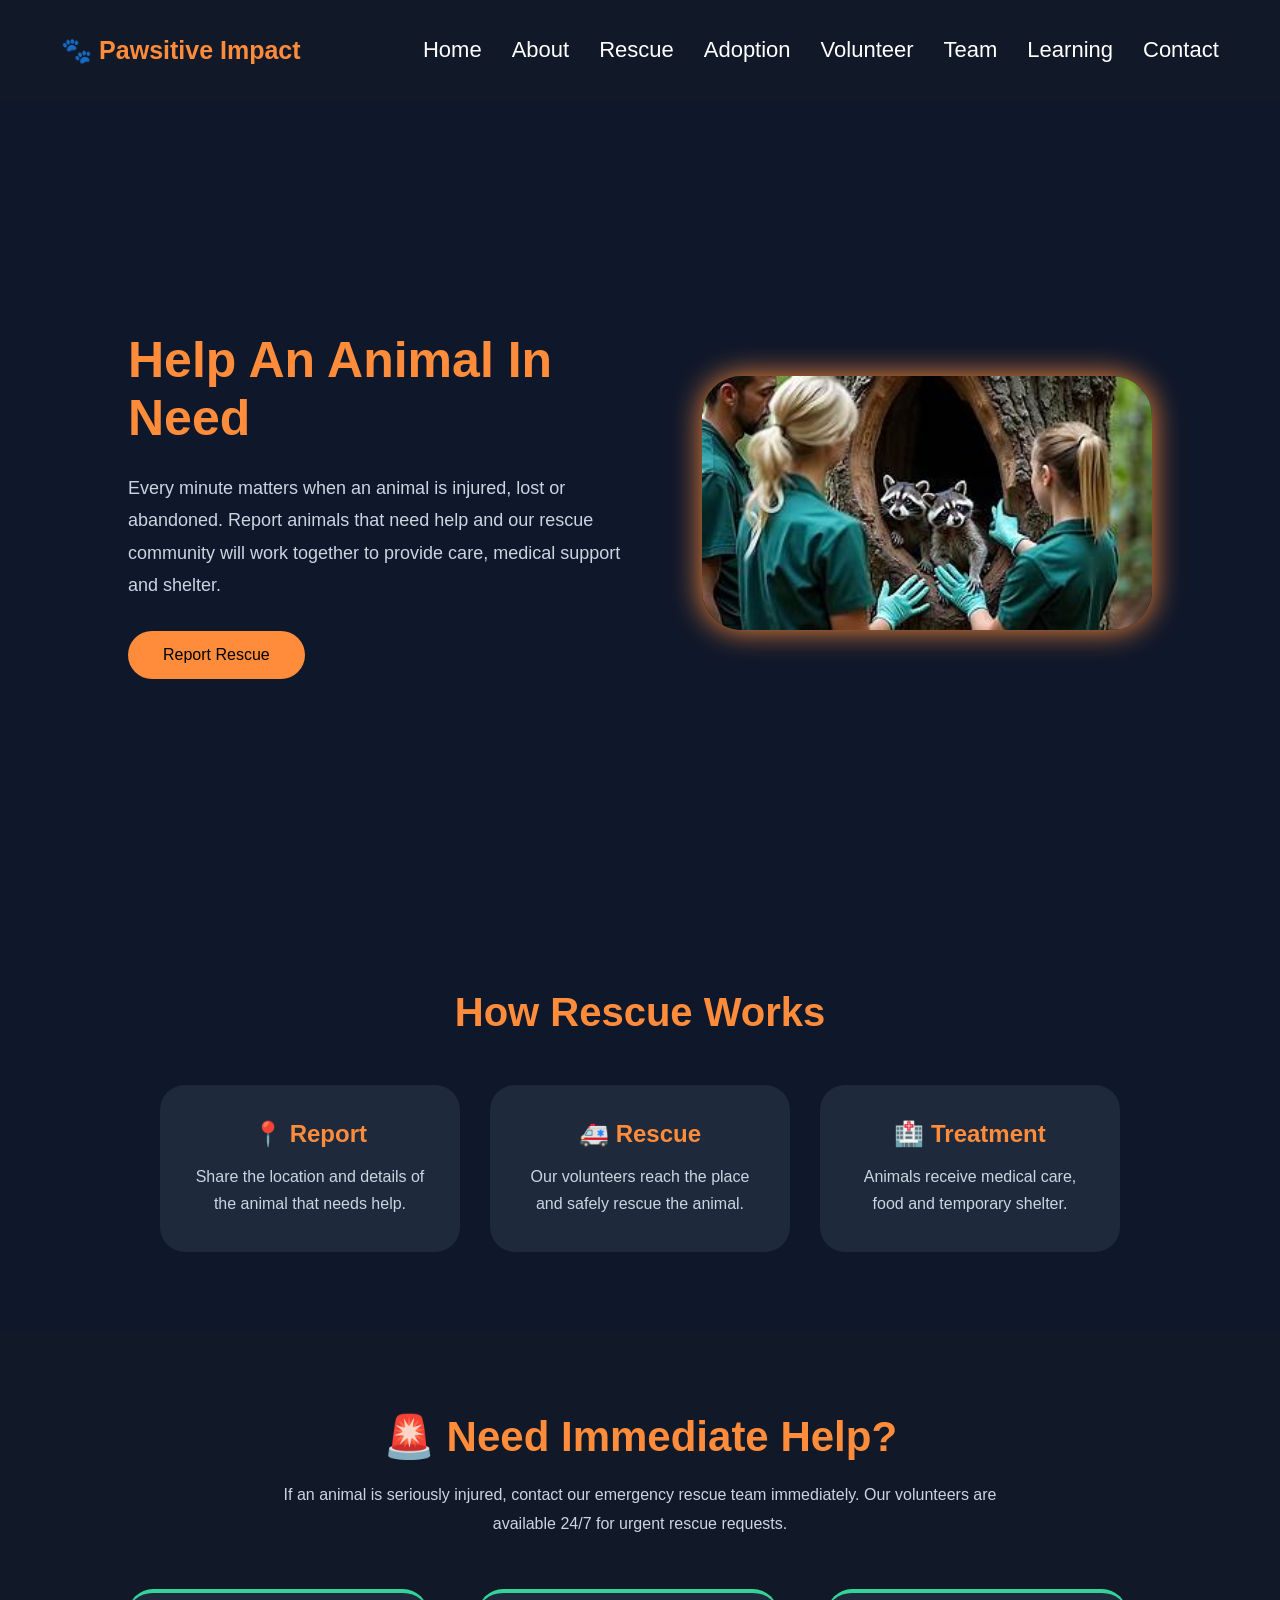
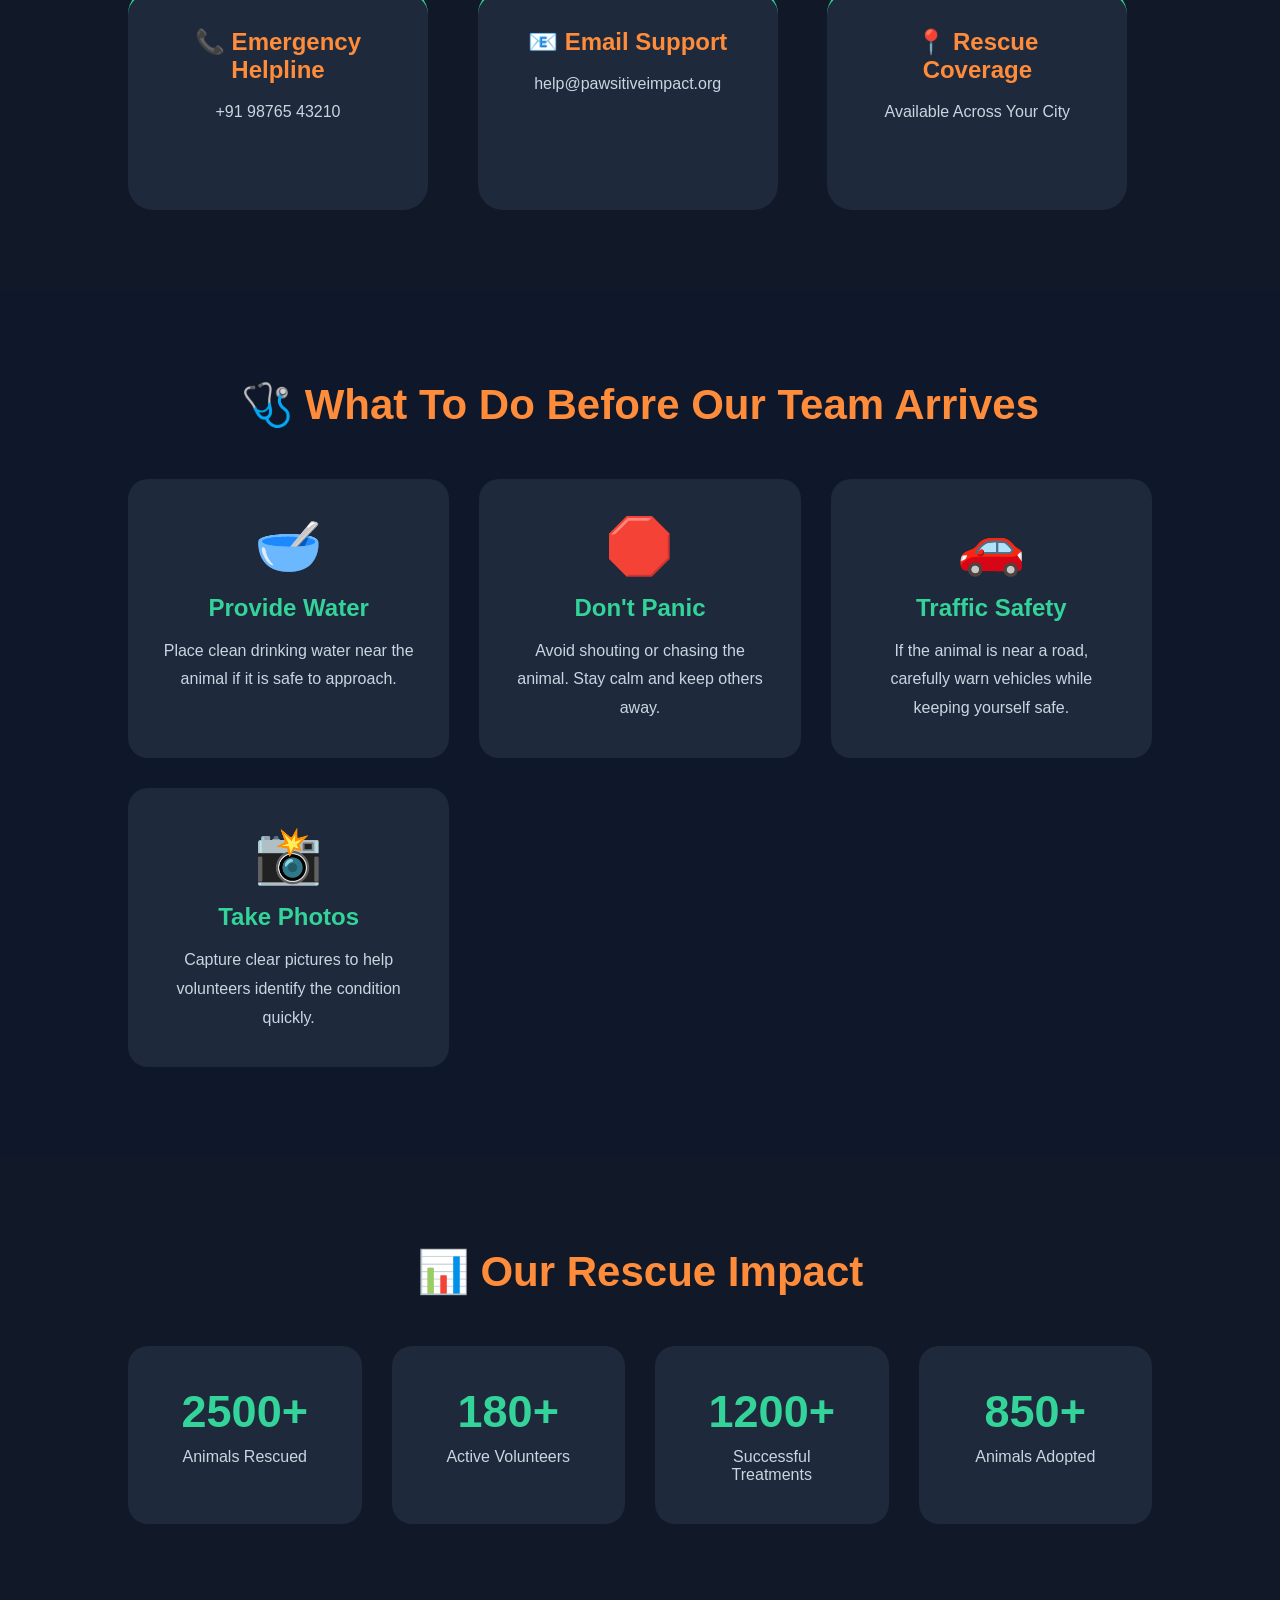
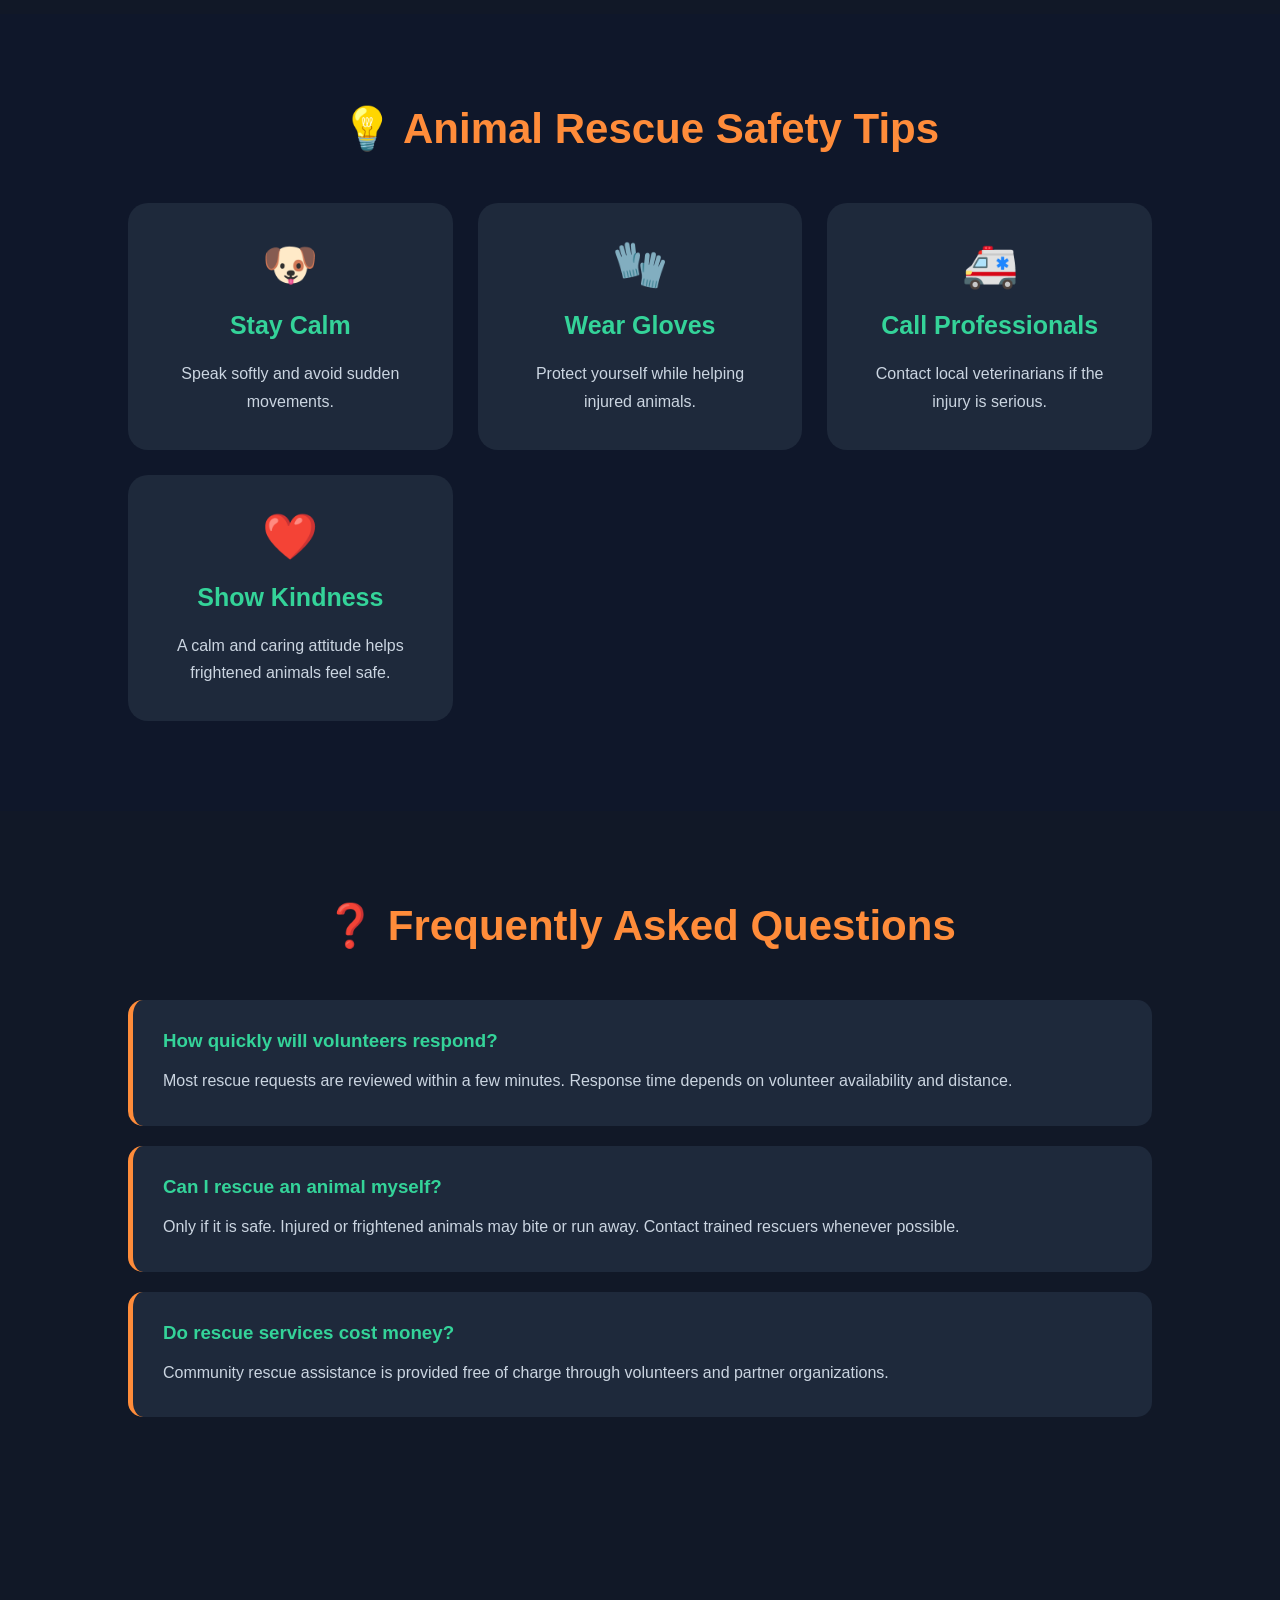
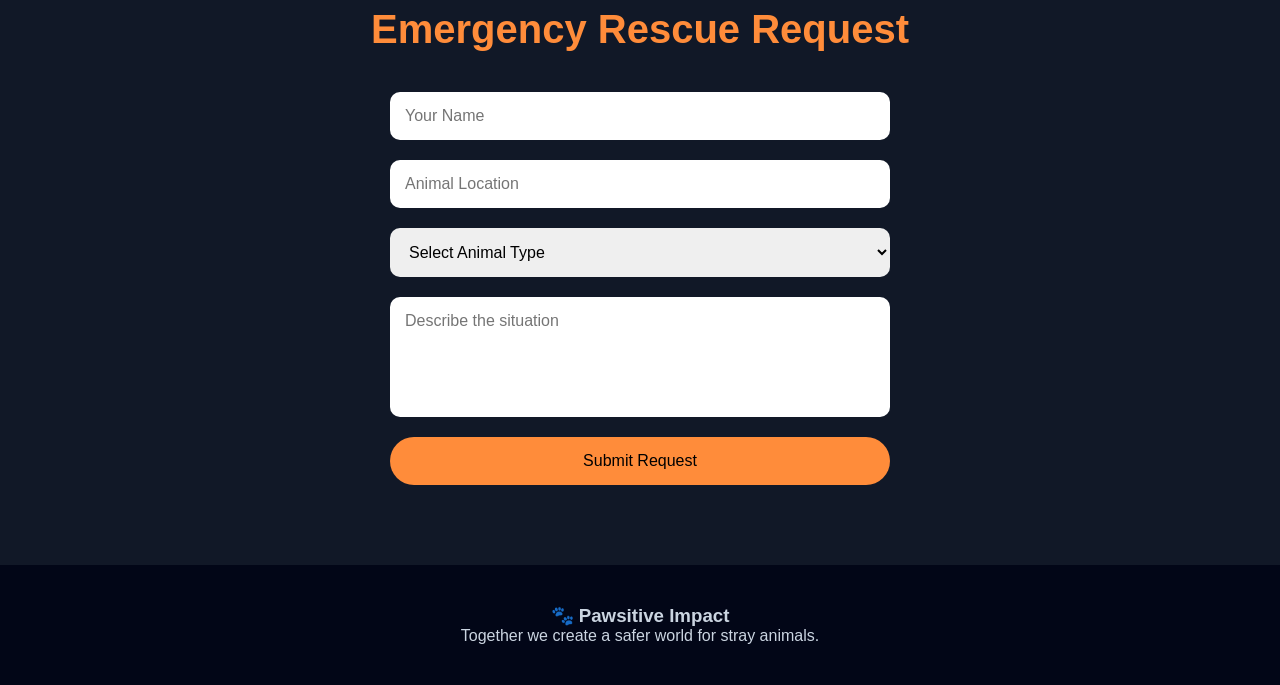
<file: rescue.html>
<!DOCTYPE html>

<html>

<head>

<title>Rescue | Pawsitive Impact</title>

<link rel="stylesheet" href="style.css">

</head>


<body>



<!-- NAVBAR -->


<nav>


<h2 class="logo">
🐾 Pawsitive Impact
</h2>



<ul>

<li><a href="index.html">Home</a></li>

<li><a href="about.html">About</a></li>

<li><a href="rescue.html">Rescue</a></li>

<li><a href="adoption.html">Adoption</a></li>

<li><a href="volunteer.html">Volunteer</a></li>

<li><a href="team.html">Team</a></li>

<li><a href="learning.html">Learning</a></li>

<li><a href="contact.html">Contact</a></li>


</ul>

</nav>








<!-- RESCUE HERO -->


<section class="rescue-hero">


<div class="rescue-content">


<h1>

Help An Animal In Need

</h1>



<p>


Every minute matters when an animal is injured,
lost or abandoned.

Report animals that need help and our rescue
community will work together to provide care,
medical support and shelter.


</p>



<button id ="locationBtn">

Report Rescue

</button>



</div>




<div class="rescue-image">


<img src="assets/rescue-animal.jpeg">


</div>



</section>









<!-- RESCUE PROCESS -->


<section class="rescue-process">



<h1>

How Rescue Works

</h1>





<div class="rescue-cards">





<div class="rescue-card">


<h2>
📍 Report
</h2>


<p>

Share the location and details
of the animal that needs help.

</p>


</div>







<div class="rescue-card">


<h2>
🚑 Rescue
</h2>


<p>

Our volunteers reach the place
and safely rescue the animal.

</p>


</div>







<div class="rescue-card">


<h2>
🏥 Treatment
</h2>


<p>

Animals receive medical care,
food and temporary shelter.

</p>


</div>







</div>


</section>


<!-- EMERGENCY CONTACT -->

<section class="emergency-contact">

<h1>🚨 Need Immediate Help?</h1>

<p>
If an animal is seriously injured, contact our emergency rescue team immediately.
Our volunteers are available 24/7 for urgent rescue requests.
</p>

<div class="contact-boxes">

<div class="contact-card">

<h2>📞 Emergency Helpline</h2>

<p>+91 98765 43210</p>

</div>

<div class="contact-card">

<h2>📧 Email Support</h2>

<p>help@pawsitiveimpact.org</p>

</div>

<div class="contact-card">

<h2>📍 Rescue Coverage</h2>

<p>Available Across Your City</p>

</div>

</div>

</section>


<!-- BEFORE RESCUE -->

<section class="before-rescue">

<h1>🩺 What To Do Before Our Team Arrives</h1>

<div class="before-grid">

<div class="before-card">

<span>🥣</span>

<h2>Provide Water</h2>

<p>
Place clean drinking water near the animal if it is safe to approach.
</p>

</div>

<div class="before-card">

<span>🛑</span>

<h2>Don't Panic</h2>

<p>
Avoid shouting or chasing the animal. Stay calm and keep others away.
</p>

</div>

<div class="before-card">

<span>🚗</span>

<h2>Traffic Safety</h2>

<p>
If the animal is near a road, carefully warn vehicles while keeping yourself safe.
</p>

</div>

<div class="before-card">

<span>📸</span>

<h2>Take Photos</h2>

<p>
Capture clear pictures to help volunteers identify the condition quickly.
</p>

</div>

</div>

</section>

<!-- RESCUE STATS -->

<section class="rescue-stats">

<h1>📊 Our Rescue Impact</h1>

<div class="stats-grid">

<div class="stat-box">

<h2>2500+</h2>

<p>Animals Rescued</p>

</div>

<div class="stat-box">

<h2>180+</h2>

<p>Active Volunteers</p>

</div>

<div class="stat-box">

<h2>1200+</h2>

<p>Successful Treatments</p>

</div>

<div class="stat-box">

<h2>850+</h2>

<p>Animals Adopted</p>

</div>

</div>

</section>

<!-- RESCUE TIPS -->

<section class="rescue-tips">

<h1>💡 Animal Rescue Safety Tips</h1>

<div class="tips-grid">

<div class="tip-card">

🐶

<h3>Stay Calm</h3>

<p>
Speak softly and avoid sudden movements.
</p>

</div>

<div class="tip-card">

🧤

<h3>Wear Gloves</h3>

<p>
Protect yourself while helping injured animals.
</p>

</div>

<div class="tip-card">

🚑

<h3>Call Professionals</h3>

<p>
Contact local veterinarians if the injury is serious.
</p>

</div>

<div class="tip-card">

❤️

<h3>Show Kindness</h3>

<p>
A calm and caring attitude helps frightened animals feel safe.
</p>

</div>

</div>

</section>

<!-- FAQ -->

<section class="faq">

<h1>❓ Frequently Asked Questions</h1>

<div class="faq-box">

<h3>How quickly will volunteers respond?</h3>

<p>
Most rescue requests are reviewed within a few minutes. Response time depends on volunteer availability and distance.
</p>

</div>

<div class="faq-box">

<h3>Can I rescue an animal myself?</h3>

<p>
Only if it is safe. Injured or frightened animals may bite or run away. Contact trained rescuers whenever possible.
</p>

</div>

<div class="faq-box">

<h3>Do rescue services cost money?</h3>

<p>
Community rescue assistance is provided free of charge through volunteers and partner organizations.
</p>

</div>

</section>









<!-- EMERGENCY FORM -->


<section class="report-section">



<h1>

Emergency Rescue Request

</h1>




<form>



<input 
type="text"
placeholder="Your Name"
>



<input
type="text"
placeholder="Animal Location"
>




<select>


<option>
Select Animal Type
</option>


<option>
Dog
</option>


<option>
Cat
</option>


<option>
Bird
</option>


<option>
Other
</option>


</select>





<textarea

placeholder="Describe the situation"

></textarea>




<button>

Submit Request

</button>




</form>





</section>









<!-- FOOTER -->


<footer>


<h3>
🐾 Pawsitive Impact
</h3>


<p>

Together we create a safer world for stray animals.

</p>


</footer>



<script src="app.js"></script>

</body>


</html>
</file>
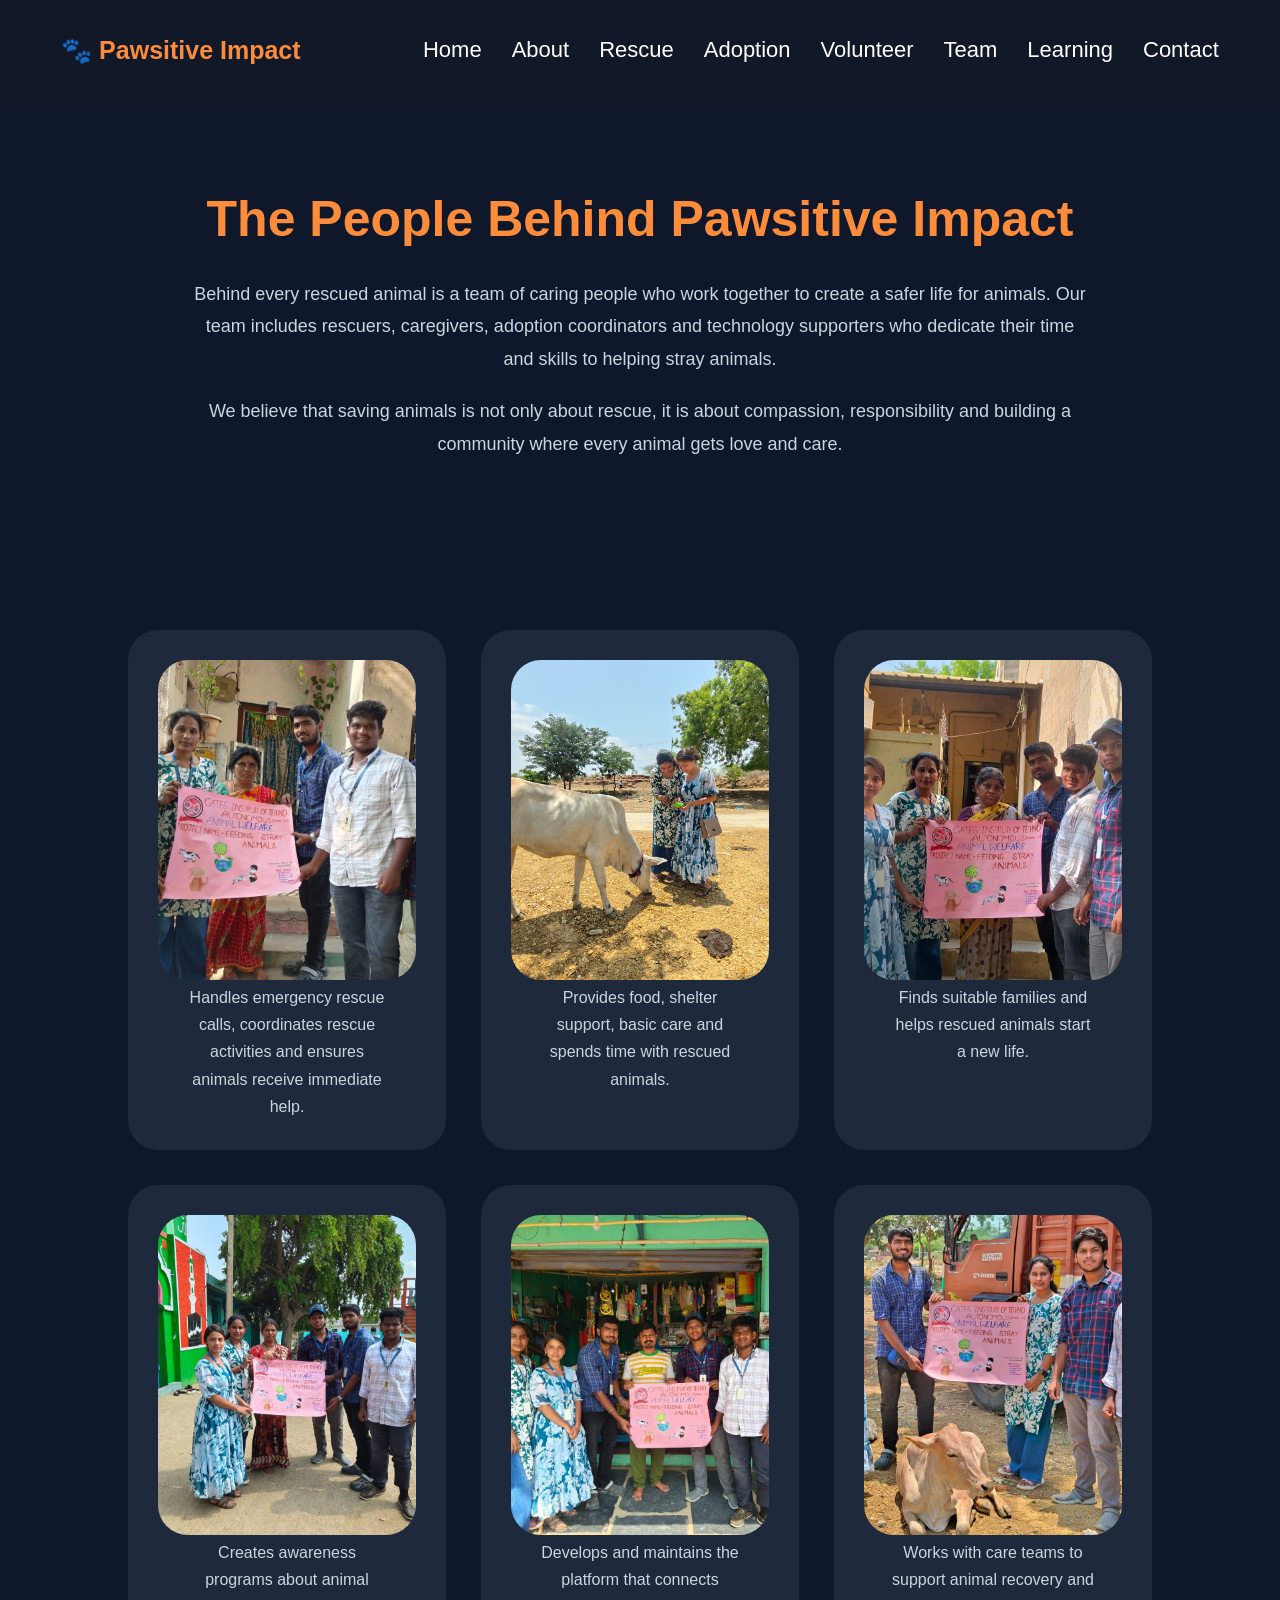
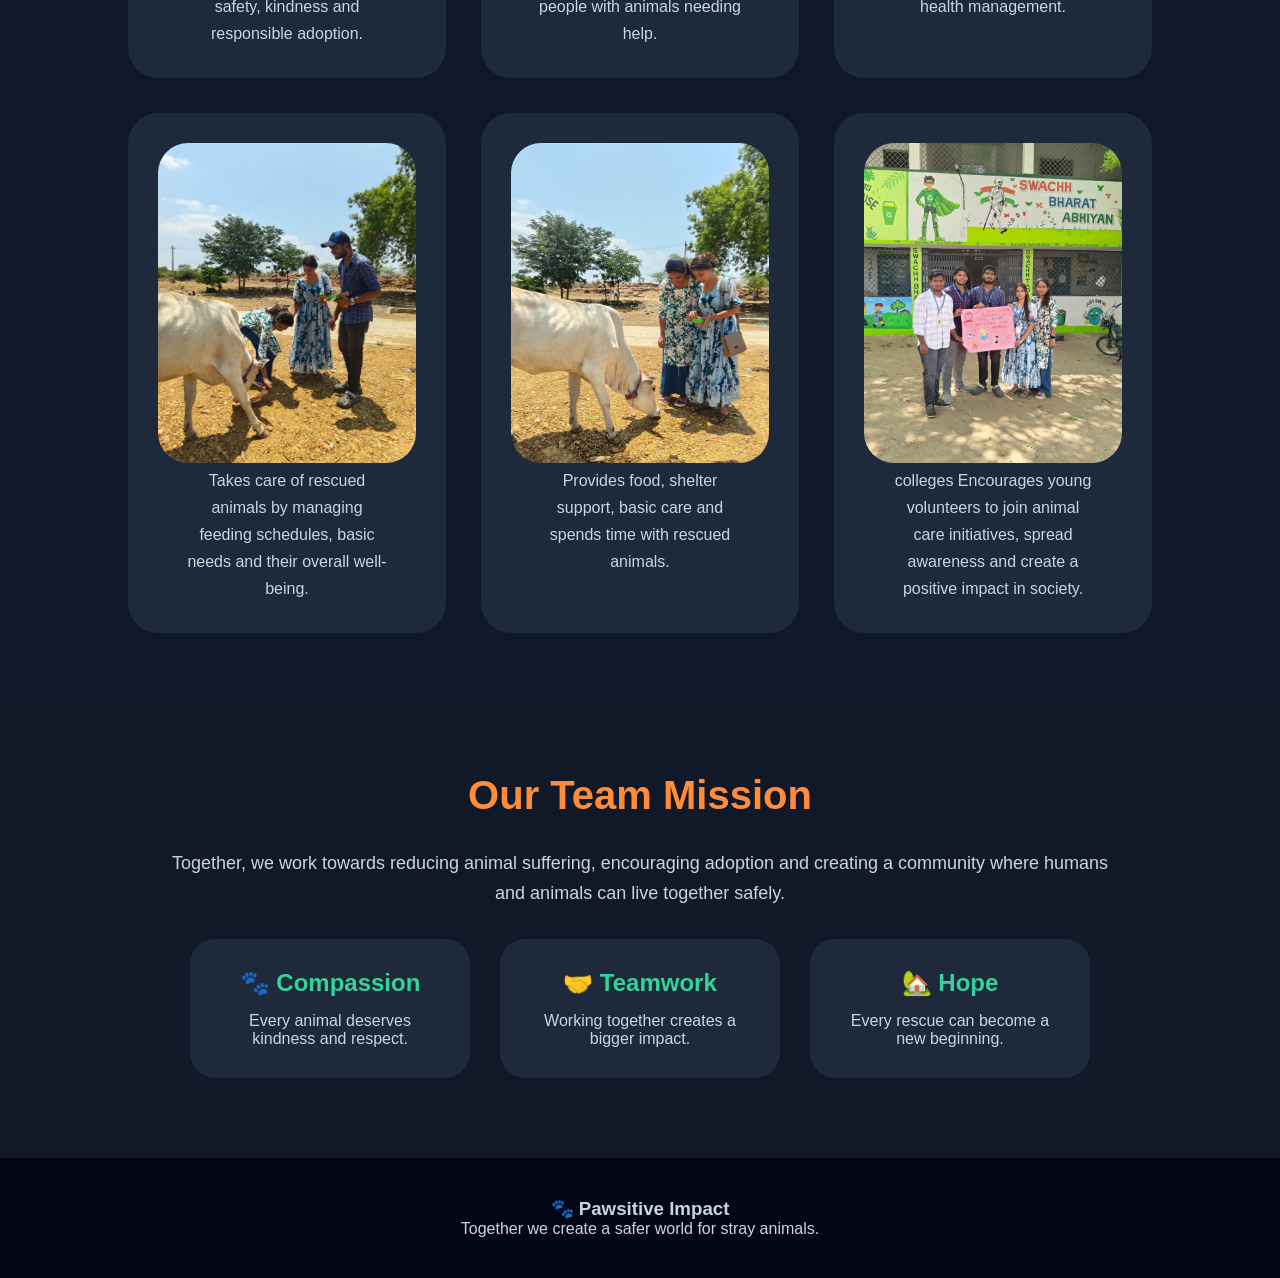
<file: team.html>
<!DOCTYPE html>

<html>

<head>

<title>Team | Pawsitive Impact</title>

<link rel="stylesheet" href="style.css">

</head>


<body>


<nav>

<h2 class="logo">
🐾 Pawsitive Impact
</h2>


<ul>

<li><a href="index.html">Home</a></li>

<li><a href="about.html">About</a></li>

<li><a href="rescue.html">Rescue</a></li>

<li><a href="adoption.html">Adoption</a></li>

<li><a href="volunteer.html">Volunteer</a></li>

<li><a href="team.html">Team</a></li>

<li><a href="learning.html">Learning</a></li>

<li><a href="contact.html">Contact</a></li>


</ul>


</nav>








<!-- TEAM INTRO -->


<section class="team-intro">


<h1>
The People Behind Pawsitive Impact
</h1>



<p>


Behind every rescued animal is a team of caring people
who work together to create a safer life for animals.

Our team includes rescuers, caregivers, adoption coordinators
and technology supporters who dedicate their time and skills
to helping stray animals.


</p>



<p>


We believe that saving animals is not only about rescue,
it is about compassion, responsibility and building a community
where every animal gets love and care.


</p>


</section>









<!-- TEAM MEMBERS -->


<section class="team-container">





<div class="team-card">


<img src="assets/team1.jpeg">





<p>

Handles emergency rescue calls,
coordinates rescue activities and ensures animals
receive immediate help.

</p>


</div>









<div class="team-card">


<img src="assets/team2.jpeg">




<p>

Provides food, shelter support,
basic care and spends time with rescued animals.

</p>


</div>









<div class="team-card">


<img src="assets/team3.jpeg">



<p>

Finds suitable families and helps
rescued animals start a new life.

</p>


</div>




<div class="team-card">


<img src="assets/team4.jpeg">





<p>

Creates awareness programs about
animal safety, kindness and responsible adoption.

</p>


</div>









<div class="team-card">


<img src="assets/team5.jpeg">



<p>

Develops and maintains the platform
that connects people with animals needing help.

</p>


</div>




<div class="team-card">


<img src="assets/team6.jpeg">



<p>

Works with care teams to support
animal recovery and health management.

</p>


</div>



<div class="team-card">


<img src="assets/team7.jpeg">



<p>

Takes care of rescued animals by managing feeding schedules,
basic needs and their overall well-being.

</p>


</div>


<div class="team-card">


<img src="assets/team8.jpeg">



<p>

Provides food, shelter support,
basic care and spends time with rescued animals.

</p>


</div>



<div class="team-card">


<img src="assets/team9.jpeg">




<p>

colleges Encourages young volunteers to join animal care initiatives,
spread awareness and create a positive impact in society.

</p>


</div>






</section>










<!-- TEAM MISSION -->


<section class="team-mission">



<h1>

Our Team Mission

</h1>



<p>


Together, we work towards reducing animal suffering,
encouraging adoption and creating a community
where humans and animals can live together safely.


</p>



<div class="mission-box">


<div>

<h2>
🐾 Compassion
</h2>

<p>
Every animal deserves kindness and respect.
</p>

</div>




<div>

<h2>
🤝 Teamwork
</h2>

<p>
Working together creates a bigger impact.
</p>

</div>




<div>

<h2>
🏡 Hope
</h2>

<p>
Every rescue can become a new beginning.
</p>

</div>



</div>


</section>








<footer>


<h3>
🐾 Pawsitive Impact
</h3>


<p>
Together we create a safer world for stray animals.
</p>


</footer>




</body>

</html>
</file>
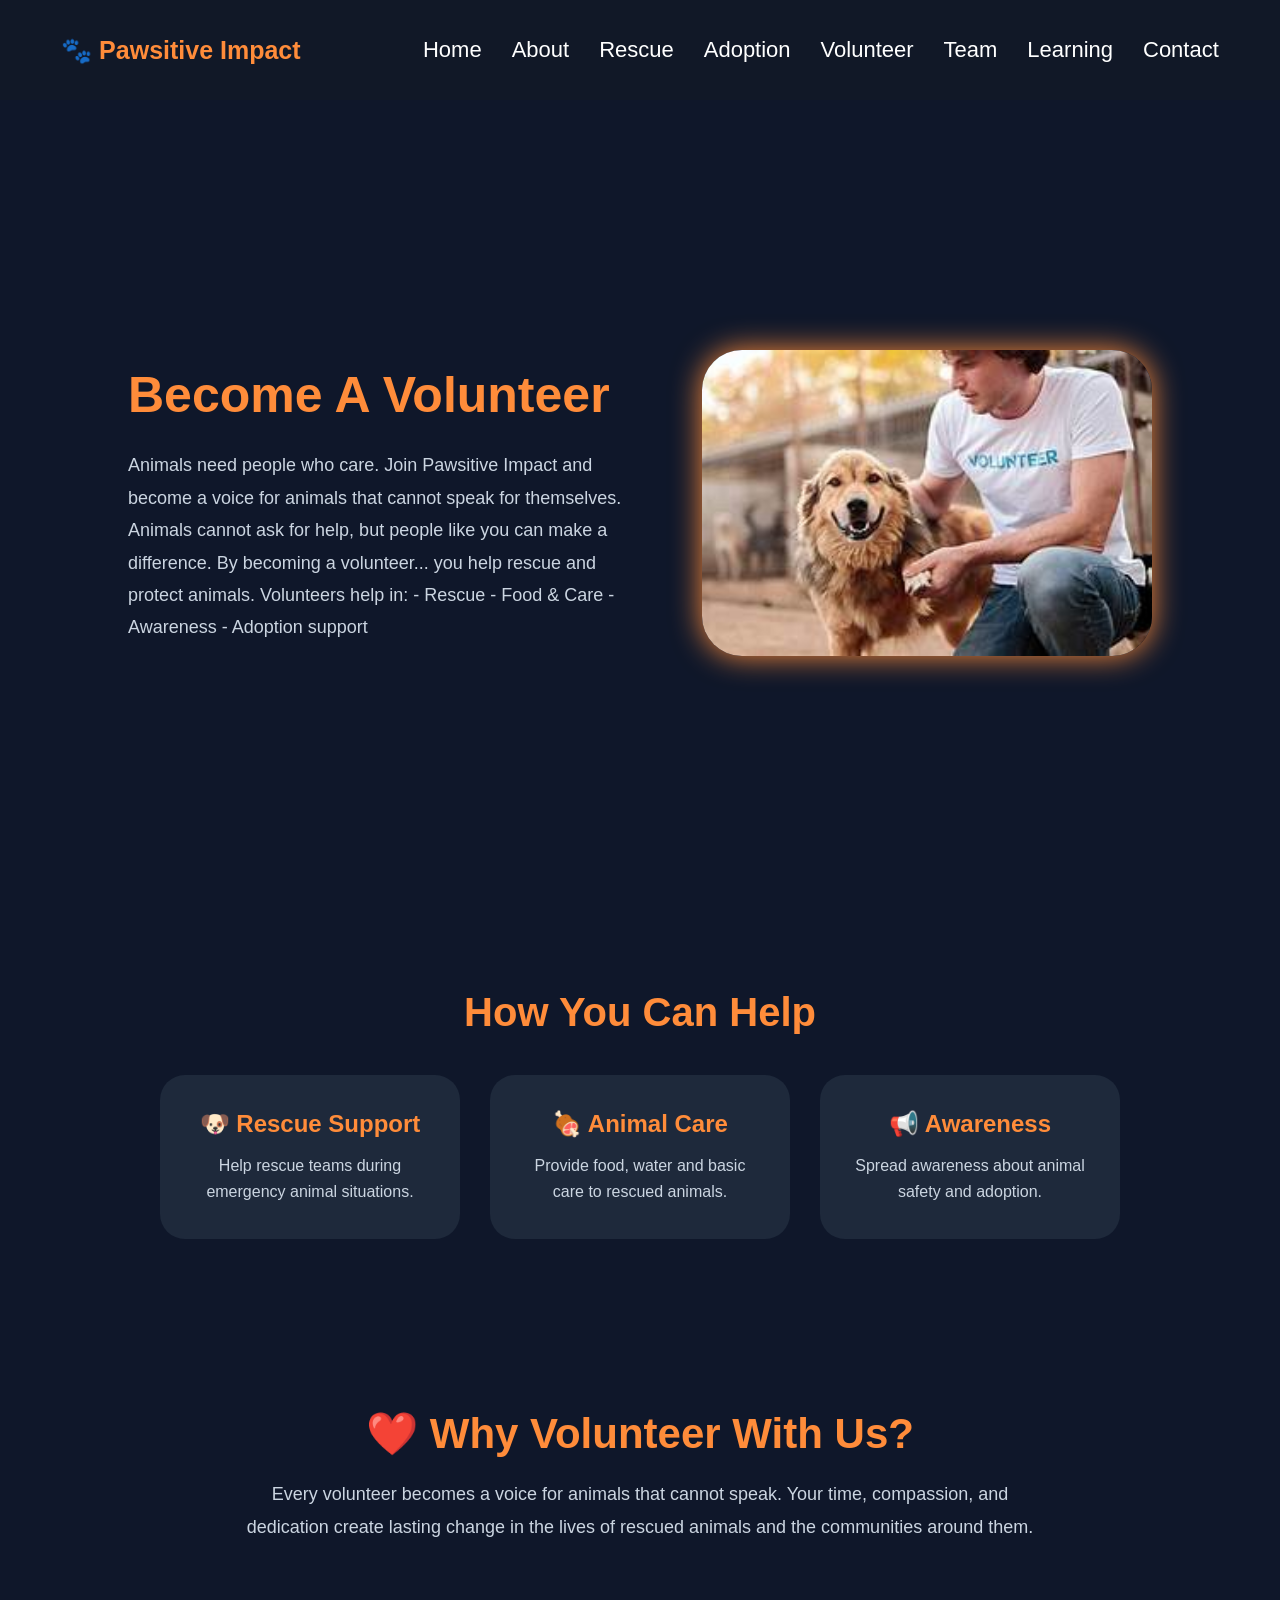
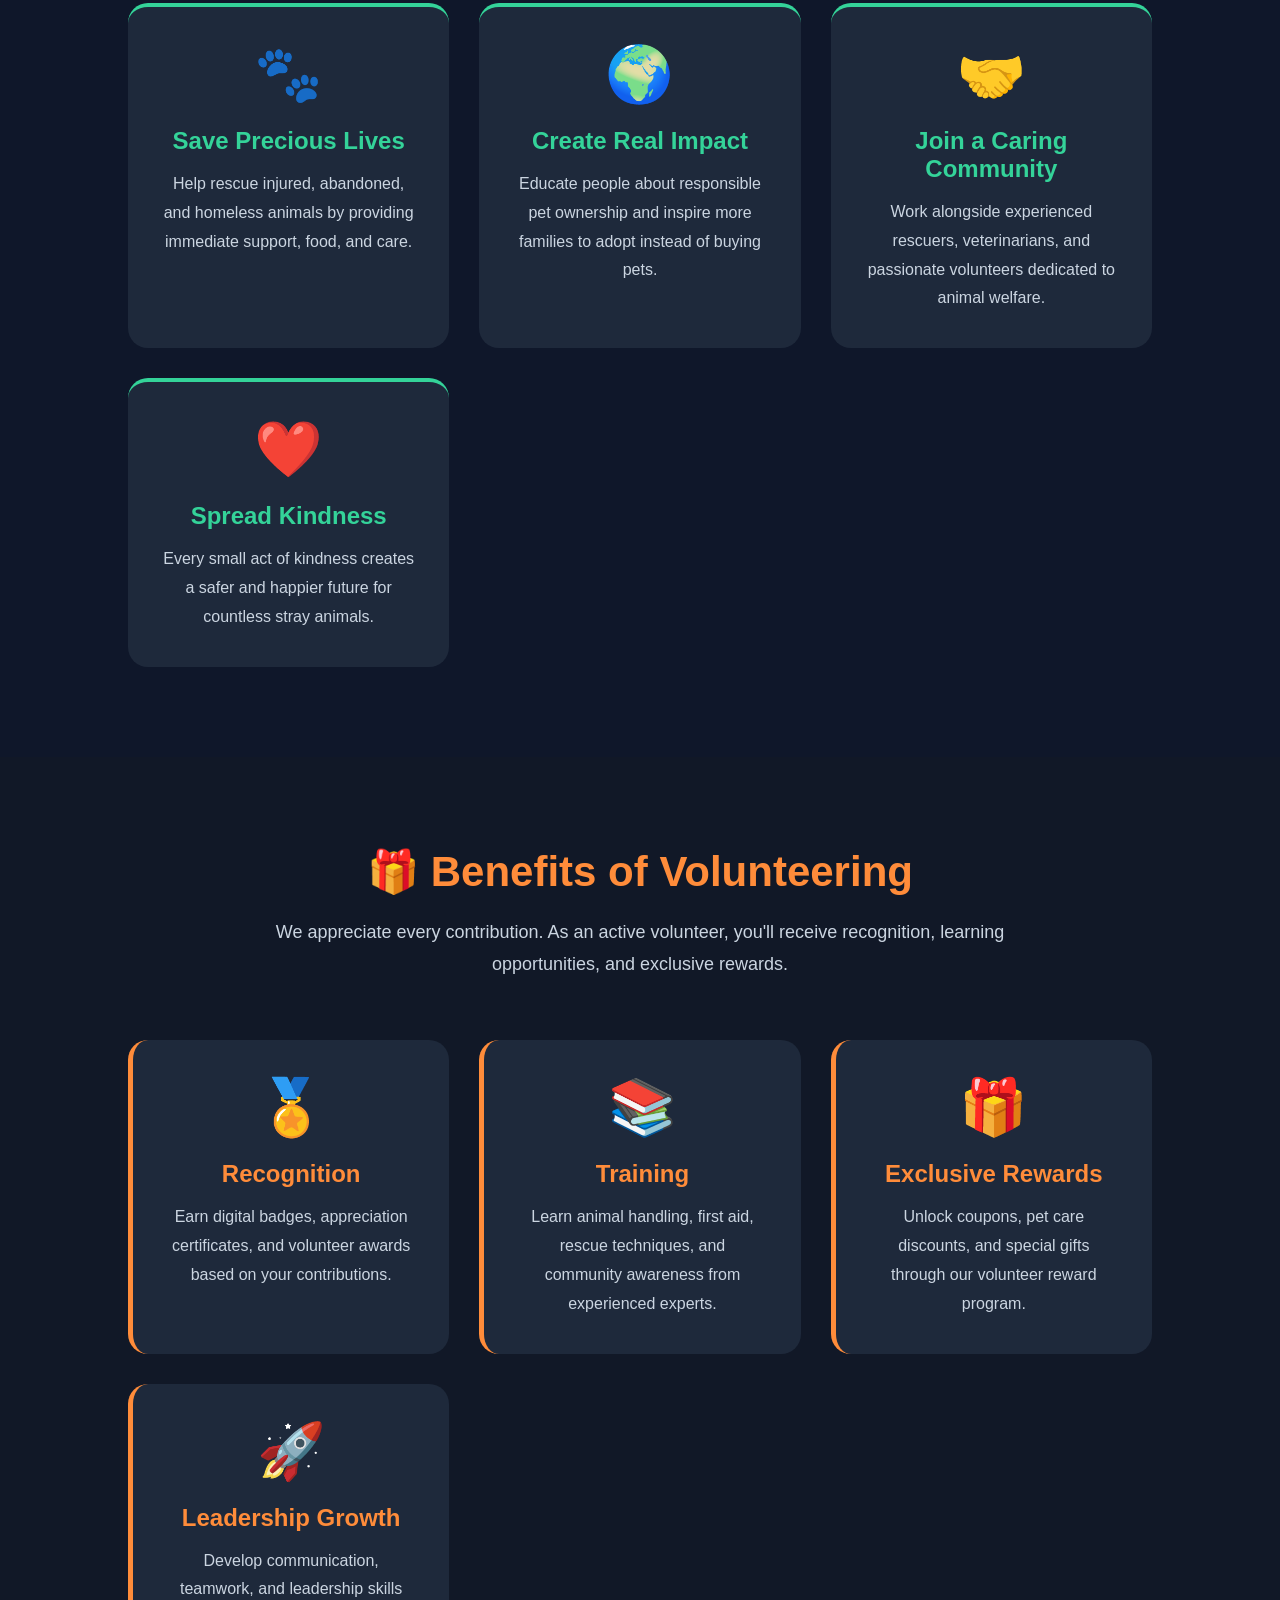
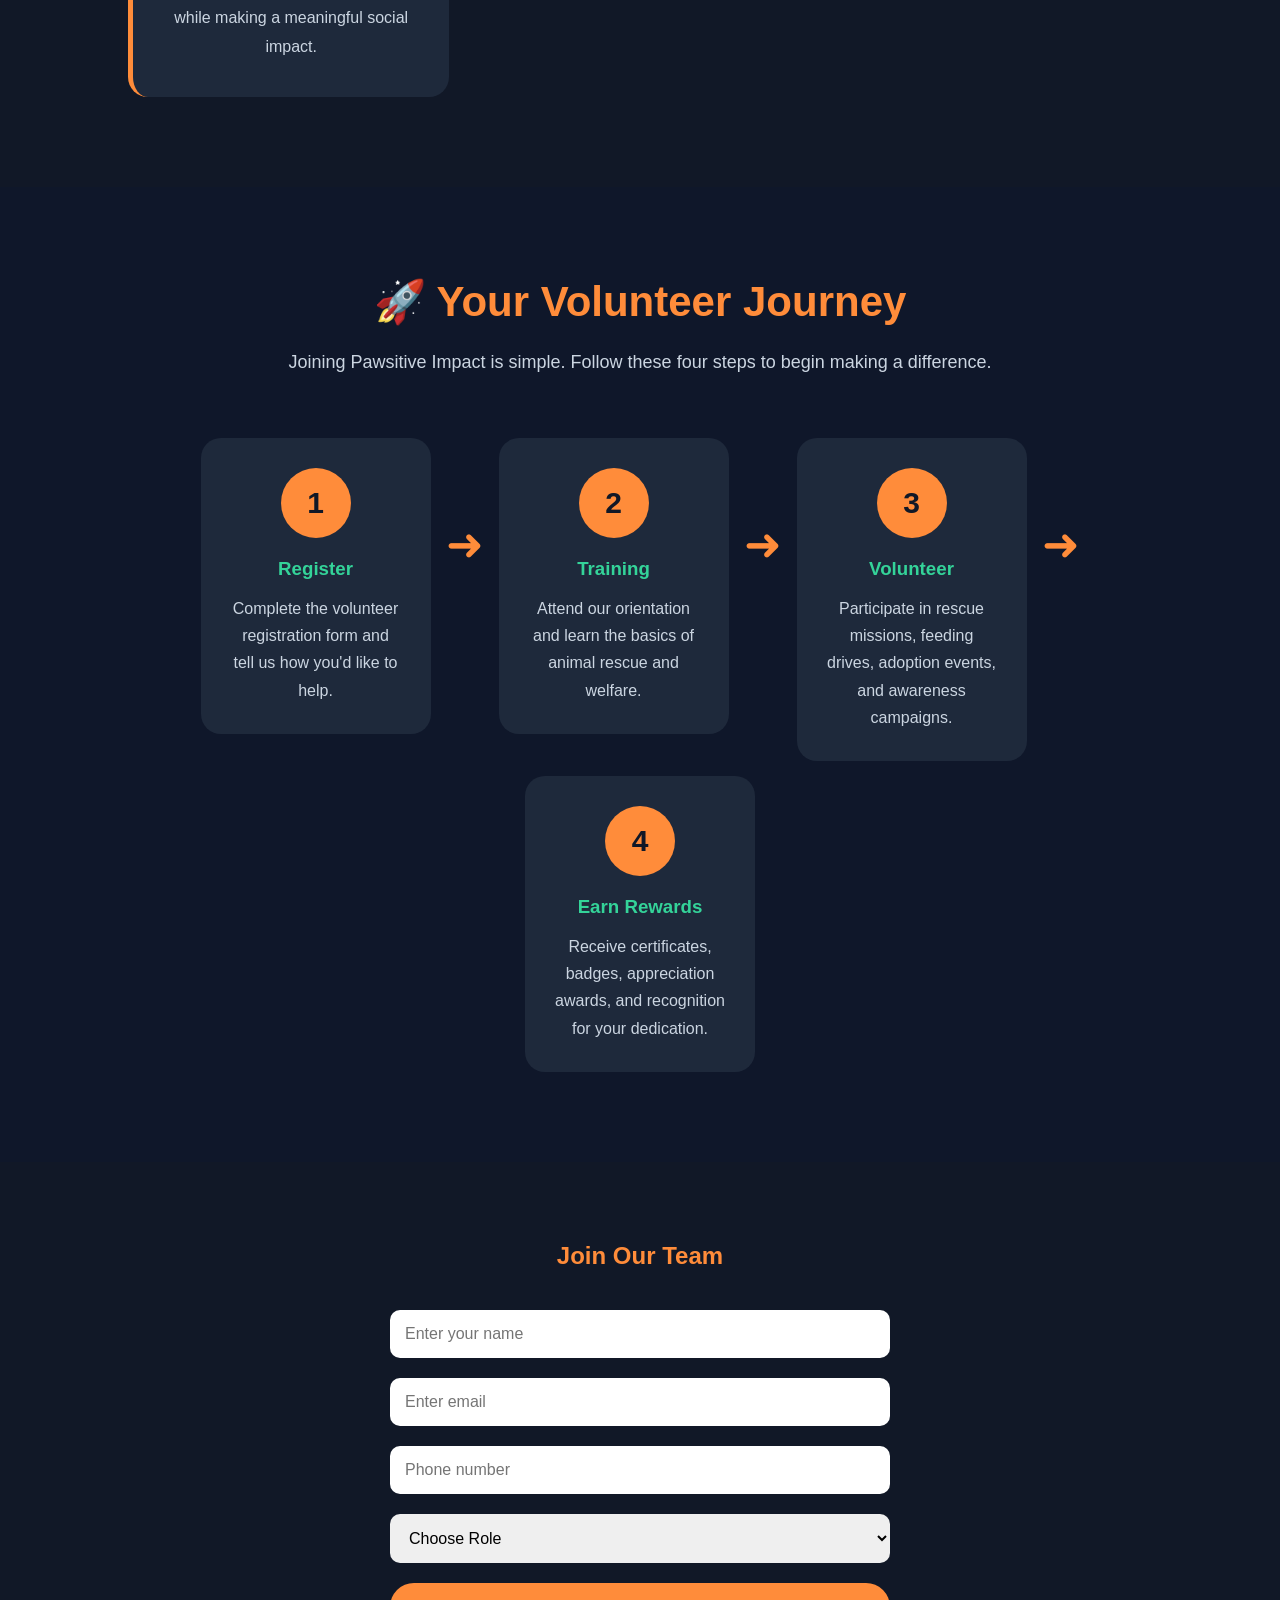
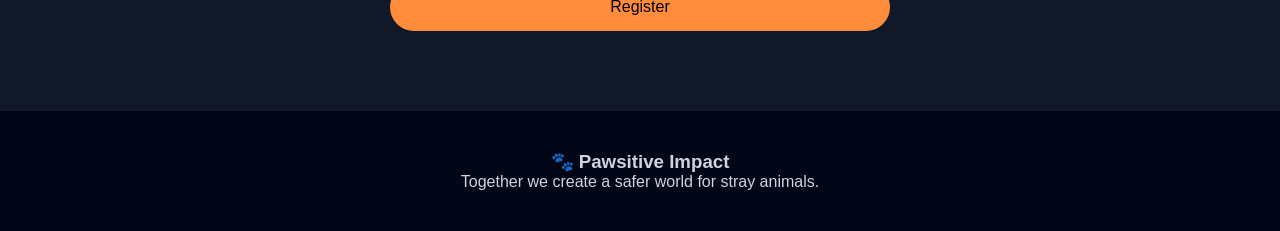
<file: volunteer.html>
<!DOCTYPE html>

<html>

<head>

<title>Volunteer | Pawsitive Impact</title>

<link rel="stylesheet" href="style.css">

</head>


<body>


<nav>

<h2 class="logo">
🐾 Pawsitive Impact
</h2>


<ul>

<li><a href="index.html">Home</a></li>

<li><a href="about.html">About</a></li>

<li><a href="rescue.html">Rescue</a></li>

<li><a href="adoption.html">Adoption</a></li>

<li><a href="volunteer.html">Volunteer</a></li>

<li><a href="team.html">Team</a></li>

<li><a href="learning.html">Learning</a></li>

<li><a href="contact.html">Contact</a></li>


</ul>





</nav>








<section class="volunteer-hero">


<div>


<h1>
Become A Volunteer
</h1>


<p>

Animals need people who care.
Join Pawsitive Impact and become a voice
for animals that cannot speak for themselves.

Animals cannot ask for help,
but people like you can make a difference.

By becoming a volunteer...
you help rescue and protect animals.

Volunteers help in:
- Rescue
- Food & Care
- Awareness
- Adoption support

</p>


</div>



<div class="volunteer-image">

<img src="assets/volunteer.jpeg">

</div>



</section>









<section class="roles">


<h1>
How You Can Help
</h1>



<div class="role-cards">



<div class="role-card">

<h2>
🐶 Rescue Support
</h2>

<p>

Help rescue teams during emergency
animal situations.

</p>

</div>






<div class="role-card">

<h2>
🍖 Animal Care
</h2>

<p>

Provide food, water and basic care
to rescued animals.

</p>

</div>






<div class="role-card">

<h2>
📢 Awareness
</h2>

<p>

Spread awareness about animal
safety and adoption.

</p>

</div>



</div>



</section>


<!-- WHY VOLUNTEER -->

<section class="why-volunteer">

<h1>❤️ Why Volunteer With Us?</h1>

<p class="section-subtitle">
Every volunteer becomes a voice for animals that cannot speak.
Your time, compassion, and dedication create lasting change in the lives of rescued animals and the communities around them.
</p>

<div class="why-grid">

<div class="why-card">

<div class="icon">🐾</div>

<h2>Save Precious Lives</h2>

<p>
Help rescue injured, abandoned, and homeless animals by providing immediate support, food, and care.
</p>

</div>

<div class="why-card">

<div class="icon">🌍</div>

<h2>Create Real Impact</h2>

<p>
Educate people about responsible pet ownership and inspire more families to adopt instead of buying pets.
</p>

</div>

<div class="why-card">

<div class="icon">🤝</div>

<h2>Join a Caring Community</h2>

<p>
Work alongside experienced rescuers, veterinarians, and passionate volunteers dedicated to animal welfare.
</p>

</div>

<div class="why-card">

<div class="icon">❤️</div>

<h2>Spread Kindness</h2>

<p>
Every small act of kindness creates a safer and happier future for countless stray animals.
</p>

</div>

</div>

</section>


<!-- BENEFITS -->

<section class="volunteer-benefits">

<h1>🎁 Benefits of Volunteering</h1>

<p class="section-subtitle">

We appreciate every contribution. As an active volunteer, you'll receive recognition, learning opportunities, and exclusive rewards.

</p>

<div class="benefit-grid">

<div class="benefit-card">

<span>🏅</span>

<h2>Recognition</h2>

<p>
Earn digital badges, appreciation certificates, and volunteer awards based on your contributions.
</p>

</div>

<div class="benefit-card">

<span>📚</span>

<h2>Training</h2>

<p>
Learn animal handling, first aid, rescue techniques, and community awareness from experienced experts.
</p>

</div>

<div class="benefit-card">

<span>🎁</span>

<h2>Exclusive Rewards</h2>

<p>
Unlock coupons, pet care discounts, and special gifts through our volunteer reward program.
</p>

</div>

<div class="benefit-card">

<span>🚀</span>

<h2>Leadership Growth</h2>

<p>
Develop communication, teamwork, and leadership skills while making a meaningful social impact.
</p>

</div>

</div>

</section>


<!-- JOURNEY -->

<section class="journey">

<h1>🚀 Your Volunteer Journey</h1>

<p class="section-subtitle">

Joining Pawsitive Impact is simple. Follow these four steps to begin making a difference.

</p>

<div class="journey-line">

<div class="journey-step">

<div class="step-number">1</div>

<h3>Register</h3>

<p>
Complete the volunteer registration form and tell us how you'd like to help.
</p>

</div>

<div class="journey-arrow">➜</div>

<div class="journey-step">

<div class="step-number">2</div>

<h3>Training</h3>

<p>
Attend our orientation and learn the basics of animal rescue and welfare.
</p>

</div>

<div class="journey-arrow">➜</div>

<div class="journey-step">

<div class="step-number">3</div>

<h3>Volunteer</h3>

<p>
Participate in rescue missions, feeding drives, adoption events, and awareness campaigns.
</p>

</div>

<div class="journey-arrow">➜</div>

<div class="journey-step">

<div class="step-number">4</div>

<h3>Earn Rewards</h3>

<p>
Receive certificates, badges, appreciation awards, and recognition for your dedication.
</p>

</div>

</div>

</section>








<section class="volunteer-form">


<h1>
Join Our Team
</h1>




<form id="volunteerForm">



<input 
type="text"
id="vname"
placeholder="Enter your name"
required
>




<input 
type="email"
id="vemail"
placeholder="Enter email"
required
>



<input
type="text"
id="vphone"
placeholder="Phone number"
required
>




<select id="vrole">


<option>
Choose Role
</option>

<option>
Rescue Support
</option>


<option>
Animal Care
</option>


<option>
Awareness
</option>


</select>




<button type="submit">

Register

</button>



</form>




</section>









<footer>

<h3>
🐾 Pawsitive Impact
</h3>


<p>
Together we create a safer world for stray animals.
</p>


</footer>





<script src="app.js"></script>


</body>

</html>
</file>
<file: style.css>
*{

margin:0;
padding:0;
box-sizing:border-box;
font-family:'Segoe UI',sans-serif;

}



body{

background:#0f172a;
color:white;

}



nav{

height:100px;

display:flex;

justify-content:space-around;

align-items:center;

background:#111827;

position:sticky;

top:0;

z-index:10;

}



.logo{

color:#ff8c3a;

font-size:25px;

}



ul{

display:flex;
font-size:22px;

gap:30px;

list-style:none;

}



li{

cursor:pointer;

}



li:hover{

color:#ff8c3a;

}
nav a{

text-decoration:none;
color:white;

}


nav a:hover{

color:#ff8c3a;


}







.hero{


min-height:90vh;

display:flex;

align-items:center;

justify-content:space-between;

padding:70px 10%;

gap:50px;


}




.hero-text{

width:50%;

}




.hero-text h1{

font-size:55px;

color:#ff8c3a;

}



.hero-text p{

font-size:18px;

line-height:1.7;

margin:25px 0;

color:#cbd5e1;

}



button{

padding:15px 35px;

border:none;

border-radius:30px;

background:#ff8c3a;

font-size:16px;

}





.hero-image img{


width:450px;

border-radius:40px;

box-shadow:0 0 30px #ff8c3a;


}







.impact{

padding:80px 10%;

text-align:center;

}



.impact-cards{

display:flex;

gap:30px;

margin-top:40px;

justify-content:center;

flex-wrap:wrap;

}



.impact-cards div{


background:#1e293b;

padding:30px;

width:300px;

border-radius:25px;


}






.team{

padding:80px 10%;

}



.team h1{

text-align:center;

font-size:40px;

color:#ff8c3a;

}



.subtitle{

text-align:center;

margin:20px;

color:#cbd5e1;

}






.member{


display:flex;

align-items:center;

gap:60px;

margin:70px 0;

background:#1e293b;

padding:35px;

border-radius:30px;


}





.member.reverse{

flex-direction:row-reverse;

}




.member img{


width:300px;

height:400px;

object-fit:cover;

border-radius:30px;



}




.member-info{


flex:1;

}



.member-info h2{

font-size:32px;

color:#ff8c3a;

}



.member-info h3{

margin:15px 0;

color:#34d399;

}



.member-info p{

font-size:18px;

line-height:1.7;

color:#cbd5e1;

}





footer{

background:#020617;

text-align:center;

padding:40px;

color:#cbd5e1;

}







@media(max-width:800px){


.hero,
.member,
.member.reverse{


flex-direction:column;

}



.hero-text{

width:100%;

}


.member img{

width:100%;

}


ul{

display:none;

}


}



/* about page */

/* ABOUT PAGE */


.about-hero{

min-height:90vh;

display:flex;

align-items:center;

justify-content:space-between;

padding:80px 10%;

gap:50px;

}




.about-text{

width:50%;

}



.about-text h1{

font-size:50px;

color:#ff8c3a;

margin-bottom:25px;

}



.about-text p{

font-size:18px;

line-height:1.8;

color:#cbd5e1;

margin-bottom:20px;

}




.about-image img{


width:450px;

border-radius:40px;

box-shadow:0 0 30px #ff8c3a;


}









.vision{


padding:80px 10%;

text-align:center;


}



.vision h1{

font-size:40px;

color:#ff8c3a;

}





.about-cards{


display:flex;

justify-content:center;

gap:30px;

margin-top:50px;

flex-wrap:wrap;


}





.about-card{


background:#1e293b;

width:300px;

padding:35px;

border-radius:25px;

transition:.3s;


}




.about-card:hover{


transform:translateY(-10px);


}





.about-card h2{


color:#ff8c3a;

margin-bottom:15px;


}





.about-card p{


color:#cbd5e1;

line-height:1.7;


}









.story{


padding:80px 15%;

text-align:center;

background:#111827;


}



.story h1{


color:#ff8c3a;

font-size:40px;

margin-bottom:30px;


}




.story p{


color:#cbd5e1;

font-size:18px;

line-height:1.8;

margin-bottom:20px;


}

/*=========================================
            REWARDS SECTION
=========================================*/

.rewards{
    padding:90px 8%;
    background:#0f172a;
    text-align:center;
}

.rewards h1{
    font-size:48px;
    color:#ff8c3a;
    margin-bottom:20px;
    font-weight:700;
}

.reward-subtitle{
    max-width:850px;
    margin:0 auto 60px;
    color:#cbd5e1;
    font-size:19px;
    line-height:1.8;
}

/*=========================================
              CARD GRID
=========================================*/

.reward-cards{

    display:grid;

    grid-template-columns:repeat(auto-fit,minmax(330px,1fr));

    gap:35px;

    align-items:stretch;

}

/*=========================================
             REWARD CARD
=========================================*/

.reward-card{

    position:relative;

    background:rgba(30,41,59,.95);

    backdrop-filter:blur(12px);

    border-radius:22px;

    padding:35px;

    overflow:hidden;

    display:flex;

    flex-direction:column;

    min-height:470px;

    transition:.4s;

    border:1px solid rgba(255,140,58,.25);

    box-shadow:0 15px 35px rgba(0,0,0,.25);

}

/* glowing top border */

.reward-card::before{

    content:"";

    position:absolute;

    top:0;

    left:0;

    width:100%;

    height:5px;

    background:linear-gradient(90deg,#ff8c3a,#ffb347,#ffd54f);

}

.reward-card:hover{

    transform:translateY(-12px);

    box-shadow:0 18px 40px rgba(255,140,58,.35);

    border-color:#ff8c3a;

}

/*=========================================
            CARD CONTENT
=========================================*/

.reward-card h2{

    color:#ff8c3a;

    font-size:28px;

    margin-bottom:18px;

    font-weight:700;

}

.reward-card p{

    color:#cbd5e1;

    line-height:1.8;

    margin-bottom:25px;

    font-size:17px;

}

.reward-card h3{

    color:#FFD54F;

    font-size:22px;

    margin-bottom:20px;

}

/*=========================================
          REWARD LIST
=========================================*/

.reward-card ul{

    list-style:none;

    margin-top:auto;

    padding:0;

    display:flex;

    flex-direction:column;

    gap:14px;

}

.reward-card ul li{

    display:flex;

    align-items:center;

    background:#263445;

    padding:14px 18px;

    border-radius:12px;

    color:white;

    font-size:16px;

    transition:.3s;

    border-left:5px solid #ff8c3a;

}

.reward-card ul li:hover{

    background:#31445d;

    transform:translateX(6px);

}

.reward-card ul li::before{

    content:"🎁";

    margin-right:12px;

    font-size:18px;

}

/*=========================================
          LEVEL TABLE
=========================================*/

.reward-levels{

    margin-top:90px;

}

.reward-levels h2{

    color:#ff8c3a;

    font-size:38px;

    margin-bottom:30px;

}

.reward-levels table{

    width:100%;

    border-collapse:collapse;

    overflow:hidden;

    border-radius:18px;

    background:#1e293b;

    box-shadow:0 15px 30px rgba(0,0,0,.25);

}

.reward-levels th{

    background:linear-gradient(90deg,#ff8c3a,#ffb347);

    color:#111827;

    padding:20px;

    font-size:18px;

}

.reward-levels td{

    padding:18px;

    color:#d8dee9;

    border-bottom:1px solid rgba(255,255,255,.08);

}

.reward-levels tr:hover{

    background:#2a3b52;

}

/*=========================================
            COUPON SECTION
=========================================*/

.coupon-section{

    margin-top:90px;

}

.coupon-section h2{

    color:#ff8c3a;

    font-size:38px;

    margin-bottom:40px;

}

.coupon-grid{

    display:grid;

    grid-template-columns:repeat(auto-fit,minmax(270px,1fr));

    gap:30px;

}

.coupon{

    background:linear-gradient(135deg,#ff8c3a,#ffb347);

    color:#111827;

    padding:35px;

    border-radius:20px;

    box-shadow:0 15px 30px rgba(0,0,0,.25);

    transition:.4s;

}

.coupon:hover{

    transform:translateY(-10px) scale(1.03);

}

.coupon h3{

    font-size:30px;

    margin-bottom:15px;

}

.coupon p{

    font-size:17px;

    line-height:1.7;

}

/*=========================================
             BADGES
=========================================*/

.badges{

    padding:90px 8%;

    text-align:center;

}

.badges h1{

    color:#ff8c3a;

    font-size:45px;

    margin-bottom:50px;

}

.badge-grid{

    display:grid;

    grid-template-columns:repeat(auto-fit,minmax(200px,1fr));

    gap:30px;

}

.badge{

    background:#1e293b;

    padding:30px;

    border-radius:20px;

    transition:.4s;

    border:1px solid rgba(255,140,58,.2);

}

.badge:hover{

    transform:translateY(-10px);

    box-shadow:0 15px 35px rgba(255,140,58,.3);

}

.badge span{

    display:block;

    font-size:60px;

    margin-bottom:18px;

}

.badge h3{

    color:#ff8c3a;

    margin-bottom:12px;

}

.badge p{

    color:#cbd5e1;

    line-height:1.7;

}

/*=========================================
          RESPONSIVE
=========================================*/

@media(max-width:900px){

.reward-cards{

grid-template-columns:1fr;

}

.reward-card{

min-height:auto;

}

.coupon-grid{

grid-template-columns:1fr;

}

.badge-grid{

grid-template-columns:1fr;

}

.reward-levels{

overflow-x:auto;

}

.reward-levels table{

min-width:700px;

}

}

@media(max-width:600px){

.rewards h1{

font-size:36px;

}

.reward-subtitle{

font-size:16px;

}

.reward-card{

padding:25px;

}

.reward-card h2{

font-size:24px;

}

.reward-card p{

font-size:16px;

}

}








@media(max-width:800px){


.about-hero{

flex-direction:column;

}



.about-text{

width:100%;

}



.about-image img{

width:100%;

}


}



/* rescue page */

/* RESCUE PAGE */



.rescue-hero{


min-height:90vh;

display:flex;

align-items:center;

justify-content:space-between;

padding:80px 10%;

gap:50px;


}





.rescue-content{


width:50%;


}




.rescue-content h1{


font-size:50px;

color:#ff8c3a;

margin-bottom:25px;


}





.rescue-content p{


font-size:18px;

line-height:1.8;

color:#cbd5e1;

margin-bottom:30px;


}






.rescue-content button{


background:#ff8c3a;

padding:15px 35px;

border:none;

border-radius:30px;

cursor:pointer;


}








.rescue-image img{


width:450px;

border-radius:40px;

box-shadow:0 0 30px #ff8c3a;


}


#locationResult{

margin-top:20px;

color:#34d399;

font-size:16px;

line-height:1.7;

}


#locationResult a{

color:#ff8c3a;

text-decoration:none;

}







.rescue-process{


padding:80px 10%;

text-align:center;


}





.rescue-process h1{


font-size:40px;

color:#ff8c3a;


}







.rescue-cards{


display:flex;

justify-content:center;

gap:30px;

margin-top:50px;

flex-wrap:wrap;


}








.rescue-card{


width:300px;

background:#1e293b;

padding:35px;

border-radius:25px;


}





.rescue-card h2{


color:#ff8c3a;

margin-bottom:15px;


}




.rescue-card p{


color:#cbd5e1;

line-height:1.7;


}









.report-section{


background:#111827;

padding:80px 10%;

text-align:center;


}






.report-section h1{


color:#ff8c3a;

font-size:40px;

margin-bottom:40px;


}


/*==========================
EMERGENCY CONTACT
===========================*/

.emergency-contact{
padding:80px 10%;
text-align:center;
background:#111827;
}

.emergency-contact h1{
font-size:42px;
color:#ff8c3a;
margin-bottom:20px;
}

.emergency-contact p{
color:#cbd5e1;
max-width:750px;
margin:auto;
line-height:1.8;
margin-bottom:50px;
}

.contact-boxes{
display:grid;
grid-template-columns:repeat(auto-fit,minmax(250px,1fr));
gap:25px;
}

.contact-card{
background:#1e293b;
padding:35px;
border-radius:20px;
transition:.4s;
border-top:4px solid #34d399;
}

.contact-card:hover{
transform:translateY(-8px);
box-shadow:0 12px 25px rgba(52,211,153,.3);
}

.contact-card h2{
color:#34d399;
margin-bottom:15px;
}

.contact-card p{
color:white;
}

/*==========================
BEFORE RESCUE
===========================*/

.before-rescue{
padding:90px 10%;
text-align:center;
}

.before-rescue h1{
color:#ff8c3a;
font-size:42px;
margin-bottom:50px;
}

.before-grid{
display:grid;
grid-template-columns:repeat(auto-fit,minmax(250px,1fr));
gap:30px;
}

.before-card{
background:#1e293b;
padding:35px;
border-radius:20px;
transition:.4s;
}

.before-card:hover{
transform:translateY(-10px);
}

.before-card span{
font-size:55px;
display:block;
margin-bottom:15px;
}

.before-card h2{
color:#34d399;
margin-bottom:15px;
}

.before-card p{
color:#cbd5e1;
line-height:1.8;
}

/*==========================
STATS
===========================*/

.rescue-stats{
padding:90px 10%;
background:#111827;
text-align:center;
}

.rescue-stats h1{
color:#ff8c3a;
font-size:42px;
margin-bottom:50px;
}

.stats-grid{
display:grid;
grid-template-columns:repeat(auto-fit,minmax(220px,1fr));
gap:30px;
}

.stat-box{
background:#1e293b;
padding:40px;
border-radius:20px;
}

.stat-box h2{
font-size:45px;
color:#34d399;
}

.stat-box p{
color:#cbd5e1;
margin-top:10px;
}

/*==========================
TIPS
===========================*/

.rescue-tips{
padding:90px 10%;
text-align:center;
}

.rescue-tips h1{
color:#ff8c3a;
margin-bottom:50px;
font-size:42px;
}

.tips-grid{
display:grid;
grid-template-columns:repeat(auto-fit,minmax(220px,1fr));
gap:25px;
}

.tip-card{
background:#1e293b;
padding:35px;
border-radius:20px;
font-size:45px;
transition:.4s;
}

.tip-card:hover{
transform:translateY(-8px);
}

.tip-card h3{
font-size:25px;
color:#34d399;
margin:20px 0;
}

.tip-card p{
font-size:16px;
color:#cbd5e1;
line-height:1.7;
}

/*==========================
FAQ
===========================*/

.faq{
padding:90px 10%;
background:#111827;
}

.faq h1{
text-align:center;
color:#ff8c3a;
margin-bottom:50px;
font-size:42px;
}

.faq-box{
background:#1e293b;
padding:30px;
margin-bottom:20px;
border-left:5px solid #ff8c3a;
border-radius:15px;
}

.faq-box h3{
color:#34d399;
margin-bottom:15px;
}

.faq-box p{
color:#cbd5e1;
line-height:1.8;
}





form{


max-width:500px;

margin:auto;

display:flex;

flex-direction:column;

gap:20px;


}







input,
textarea,
select{


padding:15px;

border-radius:10px;

border:none;

font-size:16px;


}





textarea{


height:120px;

resize:none;


}






form button{


background:#ff8c3a;

cursor:pointer;


}










@media(max-width:800px){


.rescue-hero{


flex-direction:column;


}



.rescue-content{


width:100%;


}



.rescue-image img{


width:100%;


}



}



/* adoption page */


/* ADOPTION PAGE */


.adoption-header{

padding:80px 10%;

text-align:center;

}


.adoption-header h1{

font-size:50px;

color:#ff8c3a;

}



.adoption-header p{

font-size:18px;

color:#cbd5e1;

margin-top:20px;

}







.filter{

text-align:center;

margin-bottom:40px;

}



.filter button{

margin:10px;

cursor:pointer;

}









.animals{


display:flex;

justify-content:center;

gap:30px;

flex-wrap:wrap;

padding:40px 10%;


}





.animal-card{


background:#1e293b;

width:300px;

border-radius:25px;

overflow:hidden;

text-align:center;

padding-bottom:25px;


}




.animal-card img{


width:100%;

height:230px;

object-fit:cover;


}





.animal-card h2{


color:#ff8c3a;

margin:15px;


}





.animal-card p{


color:#cbd5e1;

padding:0 20px;

line-height:1.6;


}







.animal-card button{


margin-top:20px;

cursor:pointer;


}



/* VOLUNTEER PAGE */


.volunteer-hero{

min-height:90vh;

padding:80px 10%;

display:flex;

align-items:center;

justify-content:space-between;

gap:50px;

}



.volunteer-hero h1{

font-size:50px;

color:#ff8c3a;

}



.volunteer-hero p{

color:#cbd5e1;

font-size:18px;

line-height:1.8;

margin-top:25px;

}




.volunteer-image img{

width:450px;

border-radius:40px;

box-shadow:0 0 30px #ff8c3a;

}








.roles{

padding:80px 10%;

text-align:center;

}



.roles h1{

color:#ff8c3a;

font-size:40px;

}





.role-cards{

display:flex;

justify-content:center;

gap:30px;

flex-wrap:wrap;

margin-top:40px;

}





.role-card{

background:#1e293b;

width:300px;

padding:35px;

border-radius:25px;

}



.role-card h2{

color:#ff8c3a;

}



.role-card p{

color:#cbd5e1;

line-height:1.6;

margin-top:15px;

}


/*==============================
SECTION COMMON
==============================*/

.section-subtitle{

max-width:800px;

margin:20px auto 60px;

color:#cbd5e1;

font-size:18px;

line-height:1.8;

}

/*==============================
WHY VOLUNTEER
==============================*/

.why-volunteer{

padding:90px 10%;

text-align:center;

}

.why-volunteer h1{

font-size:42px;

color:#ff8c3a;

margin-bottom:10px;

}

.why-grid{

display:grid;

grid-template-columns:repeat(auto-fit,minmax(260px,1fr));

gap:30px;

}

.why-card{

background:#1e293b;

padding:35px;

border-radius:20px;

transition:.4s;

border-top:4px solid #34d399;

}

.why-card:hover{

transform:translateY(-10px);

box-shadow:0 15px 30px rgba(52,211,153,.25);

}

.icon{

font-size:55px;

margin-bottom:20px;

}

.why-card h2{

color:#34d399;

margin-bottom:15px;

}

.why-card p{

color:#cbd5e1;

line-height:1.8;

}

/*==============================
BENEFITS
==============================*/

.volunteer-benefits{

padding:90px 10%;

background:#111827;

text-align:center;

}

.volunteer-benefits h1{

font-size:42px;

color:#ff8c3a;

}

.benefit-grid{

display:grid;

grid-template-columns:repeat(auto-fit,minmax(250px,1fr));

gap:30px;

}

.benefit-card{

background:#1e293b;

padding:35px;

border-radius:20px;

transition:.4s;

border-left:5px solid #ff8c3a;

}

.benefit-card:hover{

transform:scale(1.04);

}

.benefit-card span{

font-size:55px;

display:block;

margin-bottom:20px;

}

.benefit-card h2{

color:#ff8c3a;

margin-bottom:15px;

}

.benefit-card p{

color:#cbd5e1;

line-height:1.8;

}

/*==============================
VOLUNTEER JOURNEY
==============================*/

.journey{

padding:90px 8%;

text-align:center;

}

.journey h1{

font-size:42px;

color:#ff8c3a;

}

.journey-line{

display:flex;

justify-content:center;

align-items:flex-start;

gap:15px;

flex-wrap:wrap;

margin-top:60px;

}

.journey-step{

background:#1e293b;

padding:30px;

border-radius:20px;

width:230px;

transition:.4s;

}

.journey-step:hover{

transform:translateY(-10px);

}

.step-number{

width:70px;

height:70px;

background:#ff8c3a;

color:#111827;

font-size:30px;

font-weight:bold;

border-radius:50%;

display:flex;

justify-content:center;

align-items:center;

margin:auto auto 20px;

}

.journey-step h3{

color:#34d399;

margin-bottom:15px;

}

.journey-step p{

color:#cbd5e1;

line-height:1.7;

}

.journey-arrow{

font-size:45px;

color:#ff8c3a;

margin-top:80px;

}

/*==============================
RESPONSIVE
==============================*/

@media(max-width:900px){

.journey-line{

flex-direction:column;

align-items:center;

}

.journey-arrow{

transform:rotate(90deg);

margin:0;

}

}







.volunteer-form{

background:#111827;

padding:80px 10%;

text-align:center;

}



.volunteer-form h1{

color:#ff8c3a;

margin-bottom:40px;

}



.volunteer-form form{

max-width:500px;

margin:auto;

display:flex;

flex-direction:column;

gap:20px;

}



.volunteer-form input,
.volunteer-form select{


padding:15px;

border-radius:10px;

border:none;

font-size:16px;

}



.volunteer-form button{

cursor:pointer;

background:#ff8c3a;

}







@media(max-width:800px){


.volunteer-hero{

flex-direction:column;

}



.volunteer-image img{

width:100%;

}


}





/* CONTACT PAGE */


.contact-hero{

padding:90px 10%;

text-align:center;

}



.contact-hero h1{

font-size:50px;

color:#ff8c3a;

}



.contact-hero p{

color:#cbd5e1;

font-size:18px;

margin-top:20px;

line-height:1.7;

}








.contact-cards{

display:flex;

justify-content:center;

gap:30px;

padding:50px 10%;

flex-wrap:wrap;

}





.contact-card{


background:#1e293b;

width:300px;

padding:35px;

border-radius:25px;

text-align:center;


}




.contact-card h2{

color:#ff8c3a;

margin-bottom:15px;

}



.contact-card p{

color:#cbd5e1;

line-height:1.6;

}





/* LOCATION MAP */


.location-section{


padding:80px 10%;

text-align:center;


}



.location-section h1{


font-size:40px;

color:#ff8c3a;

margin-bottom:20px;


}




.location-section p{


color:#cbd5e1;

font-size:18px;

margin-bottom:40px;


}





.map-container{


width:100%;

height:450px;

border-radius:30px;

overflow:hidden;

box-shadow:0 0 30px #ff8c3a;


}




.map-container iframe{


width:100%;

height:100%;

border:0;


}




@media(max-width:800px){


.map-container{

height:300px;

}


}





.message-section{


background:#111827;

padding:80px 10%;

text-align:center;


}






.message-section h1{

color:#ff8c3a;

font-size:40px;

margin-bottom:40px;

}





.message-section form{


max-width:500px;

margin:auto;

display:flex;

flex-direction:column;

gap:20px;


}







.message-section input,
.message-section textarea{


padding:15px;

border:none;

border-radius:10px;

font-size:16px;


}




.message-section textarea{


height:130px;

resize:none;


}




.message-section button{


background:#ff8c3a;

cursor:pointer;

}









@media(max-width:800px){


.contact-cards{

flex-direction:column;

align-items:center;

}



.contact-card{

width:100%;

}


}




/* team page */
/* TEAM INTRO */


.team-intro{

padding:90px 15%;

text-align:center;

}



.team-intro h1{

font-size:50px;

color:#ff8c3a;

margin-bottom:30px;

}



.team-intro p{

color:#cbd5e1;

font-size:18px;

line-height:1.8;

margin-bottom:20px;

}




.team-container{


padding:60px 10%;


display:grid;

grid-template-columns:repeat(3,1fr);

gap:35px;


}






.team-card{


background:#1e293b;

border-radius:30px;

overflow:hidden;

text-align:center;

padding:30px;

transition:.3s;


}






.team-card:hover{


transform:translateY(-10px);


}







.team-card img{


width:100%;

height:320px;

object-fit:cover;
border-radius:30px;


}





.team-card h2{


color:#ff8c3a;

margin-top:20px;


}





.team-card h3{


color:#34d399;

margin:15px;


}





.team-card p{


color:#cbd5e1;

padding:0 25px;

line-height:1.7;


}







/* TEAM MISSION */


.team-mission{


background:#111827;

padding:80px 10%;

text-align:center;


}



.team-mission h1{

color:#ff8c3a;

font-size:40px;

}



.team-mission>p{


color:#cbd5e1;

font-size:18px;

line-height:1.7;

margin:30px;


}





.mission-box{


display:flex;

justify-content:center;

gap:30px;

flex-wrap:wrap;

}





.mission-box div{


background:#1e293b;

padding:30px;

width:280px;

border-radius:25px;


}



.mission-box h2{

color:#34d399;

margin-bottom:15px;

}



.mission-box p{

color:#cbd5e1;

}






@media(max-width:800px){


.mission-box{

flex-direction:column;

align-items:center;

}


}





/* learning page */

/* LEARNING CENTER */


.learning-hero{

padding:90px 10%;

text-align:center;

}



.learning-hero h1{

font-size:50px;

color:#ff8c3a;

}



.learning-hero p{

color:#cbd5e1;

font-size:18px;

margin-top:20px;

}








.learning-cards{


display:flex;

justify-content:center;

gap:30px;

padding:60px 10%;

flex-wrap:wrap;


}





.learn-card{


background:#1e293b;

width:300px;

padding:35px;

border-radius:25px;

}



.learn-card h2{

color:#ff8c3a;

margin-bottom:15px;

}




.learn-card p{

color:#cbd5e1;

line-height:1.6;

}




.learn-card a{


color:#34d399;

text-decoration:none;

}




/*=========================================
        ANIMAL FEEDING GUIDE
==========================================*/

/*=========================================
        ANIMAL FEEDING GUIDE
=========================================*/

.feeding-guide{
    padding:90px 6%;
    background:#081322;
}

/* ---------- Heading ---------- */

.feed-heading{
    text-align:center;
    margin-bottom:70px;
}

.feed-heading h1{
    color:#ff9336;
    font-size:60px;
    font-weight:700;
    margin-bottom:15px;
}

.heading-line{
    display:flex;
    justify-content:center;
    align-items:center;
    gap:18px;
    color:#ff9336;
    font-size:24px;
    margin-bottom:25px;
}

.heading-line span{
    width:90px;
    height:3px;
    background:#ff9336;
    border-radius:20px;
}

.feed-heading p{
    color:#d7dde8;
    font-size:23px;
    line-height:1.9;
}

/* ---------- Grid ---------- */

.feeding-grid{
    display:grid;
    grid-template-columns:repeat(4,1fr);
    gap:28px;
}

/* ---------- Cards ---------- */

.feed-card{

    position:relative;

    background:linear-gradient(180deg,#16243b,#111b2d);

    border-radius:26px;

    padding:30px;

    overflow:hidden;

    transition:.35s;

}

.feed-card:hover{

    transform:translateY(-12px);

}

/* Colored Borders */

.dog{
    border:2px solid #2dd4bf;
}

.cat{
    border:2px solid #fbbf24;
}

.cow{
    border:2px solid #38bdf8;
}

.bird{
    border:2px solid #c084fc;
}

/* Animal Circle */

.animal-circle{

    width:92px;
    height:92px;

    border-radius:50%;

    margin:auto;

    display:flex;
    justify-content:center;
    align-items:center;

    font-size:48px;

    background:#23344d;

}

.dog .animal-circle{
    border:2px solid #2dd4bf;
}

.cat .animal-circle{
    border:2px solid #fbbf24;
}

.cow .animal-circle{
    border:2px solid #38bdf8;
}

.bird .animal-circle{
    border:2px solid #c084fc;
}

/* Animal Name */

.feed-card h2{

    text-align:center;

    color:#ff9336;

    font-size:34px;

    margin:18px 0 25px;

}

/* Good / Bad Tag */

.food-tag{

    width:170px;

    margin:0 auto 28px;

    padding:12px;

    border-radius:50px;

    text-align:center;

    font-size:22px;

    font-weight:600;

}

.good-tag{

    background:#184d39;

    color:#5af38d;

}

.bad-tag{

    background:#592834;

    color:#ff667b;

}

/* Divider */

.divider{

    height:1px;

    background:rgba(255,255,255,.12);

    margin:30px 0;

}

/* Food List */

.food-list{

    display:flex;

    flex-direction:column;

    gap:18px;

}

.food{

    position:relative;

    padding-left:34px;

    font-size:22px;

    color:white;

    line-height:1.45;

}

/* Good */

.food.good::before{

    content:"✔";

    position:absolute;

    left:0;

    color:#61f48f;

    font-weight:bold;

}

/* Bad */

.food.bad::before{

    content:"✖";

    position:absolute;

    left:0;

    color:#ff6077;

    font-weight:bold;

}

/* Paw */

.paw-bg{

    position:absolute;

    right:18px;

    bottom:15px;

    font-size:56px;

    opacity:.07;

}

/* ---------- Info Box ---------- */

.feeding-info{

    margin:55px auto 0;

    background:#11213b;

    border:1px solid #245a8a;

    border-radius:20px;

    padding:28px 35px;

    display:flex;

    justify-content:space-between;

    align-items:center;

}

.info-left{

    display:flex;

    align-items:center;

    gap:20px;

}

.info-icon{

    width:70px;

    height:70px;

    border-radius:50%;

    border:3px solid #3fa8ff;

    color:#3fa8ff;

    display:flex;

    justify-content:center;

    align-items:center;

    font-size:38px;

    font-weight:bold;

}

.info-left h3{

    color:#3fa8ff;

    font-size:28px;

    margin-bottom:8px;

}

.info-left p{

    color:#d6dce8;

    font-size:20px;

    line-height:1.7;

}

.info-paw{

    font-size:50px;

}

/* ---------- Responsive ---------- */

@media(max-width:1200px){

    .feeding-grid{

        grid-template-columns:repeat(2,1fr);

    }

}

@media(max-width:768px){

    .feeding-grid{

        grid-template-columns:1fr;

    }

    .feed-heading h1{

        font-size:42px;

    }

    .feed-heading p{

        font-size:18px;

    }

    .feeding-info{

        flex-direction:column;

        text-align:center;

        gap:20px;

    }

    .info-left{

        flex-direction:column;

    }

}

/*=============================
EMERGENCY STEPS
==============================*/

.emergency-steps{

padding:90px 8%;

text-align:center;

}

.emergency-steps h1{

color:#ff8c3a;

margin-bottom:50px;

}

.steps{

display:grid;

grid-template-columns:repeat(auto-fit,minmax(220px,1fr));

gap:25px;

}

.step{

background:#1e293b;

padding:30px;

border-radius:20px;

}

.step span{

font-size:50px;

display:block;

margin-bottom:15px;

}

.step h3{

color:#34d399;

}

.step p{

color:#cbd5e1;

line-height:1.7;

}

/*=============================
CARE TIPS
==============================*/

.care-tips{

padding:90px 8%;

background:#111827;

text-align:center;

}

.care-tips h1{

color:#ff8c3a;

margin-bottom:50px;

}

.tips-grid{

display:grid;

grid-template-columns:repeat(auto-fit,minmax(250px,1fr));

gap:25px;

}

.tip{

background:#1e293b;

padding:30px;

border-radius:20px;

font-size:45px;

transition:.3s;

}

.tip:hover{

transform:translateY(-8px);

}

.tip h3{

font-size:24px;

color:#34d399;

margin:15px 0;

}

.tip p{

font-size:16px;

color:#cbd5e1;

line-height:1.7;

}






.resources{


background:#111827;

padding:80px 10%;

text-align:center;


}



.resources h1{

font-size:40px;

color:#ff8c3a;

}





.resource-box{


background:#1e293b;

padding:35px;

margin:30px auto;

max-width:600px;

border-radius:25px;


}



.resource-box h2{

color:#34d399;

}



.resource-box p{

color:#cbd5e1;

line-height:1.7;

}




.resource-box a{

color:#ff8c3a;

font-weight:bold;
text-decoration:none;

}





@media(max-width:800px){


.learning-cards{

flex-direction:column;

align-items:center;

}


}
</file>
